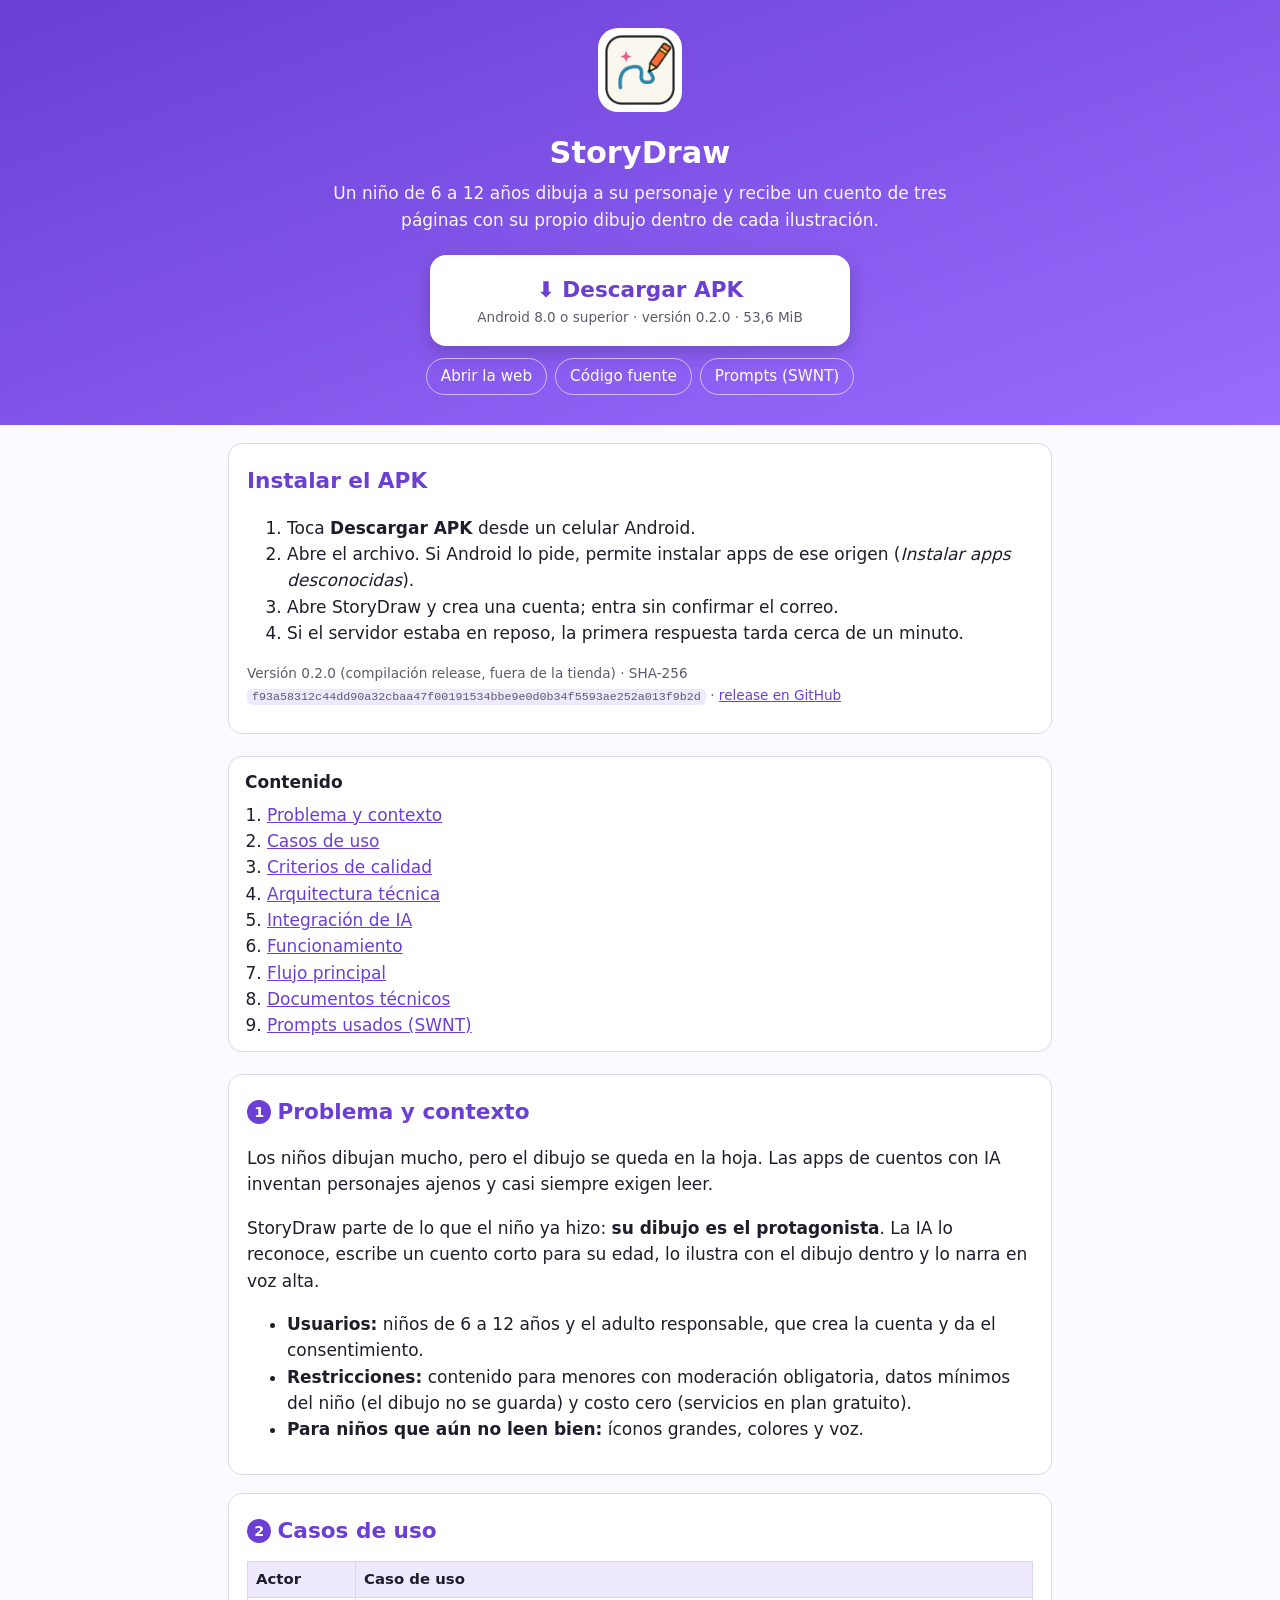
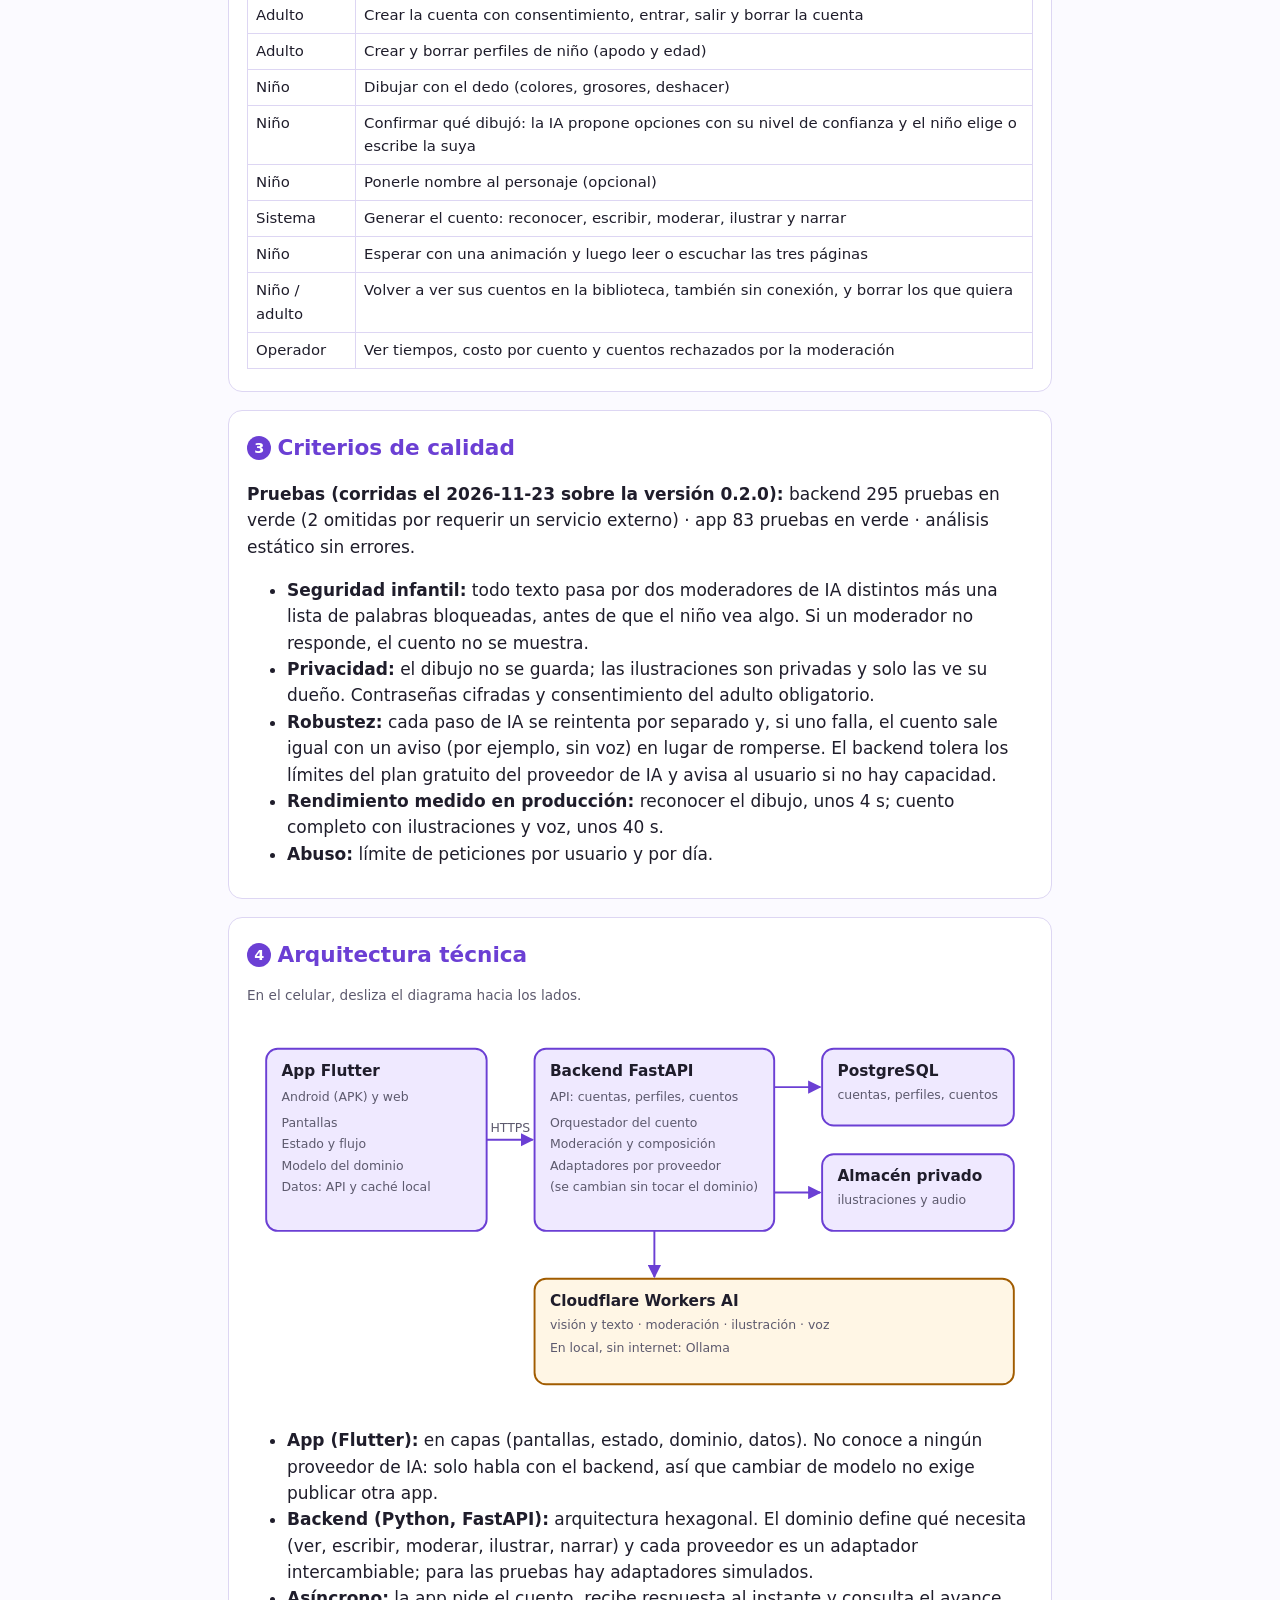
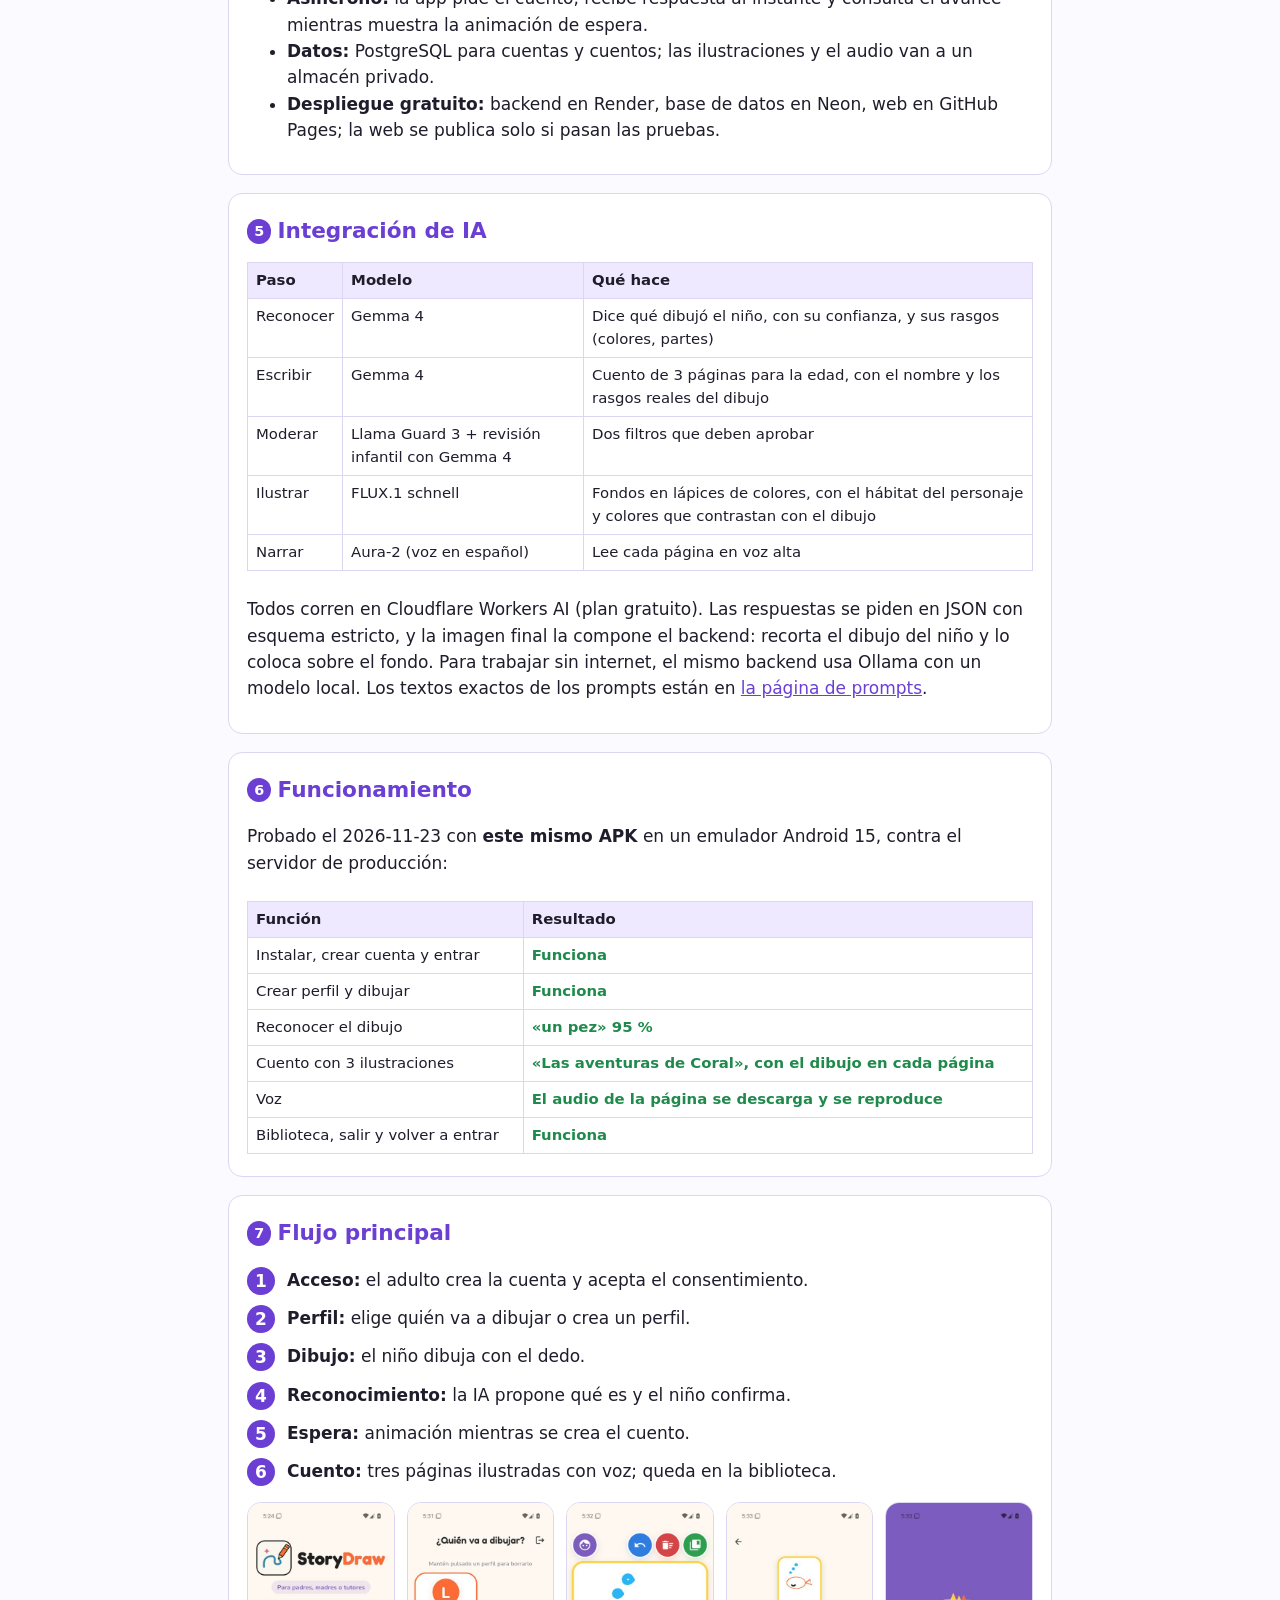
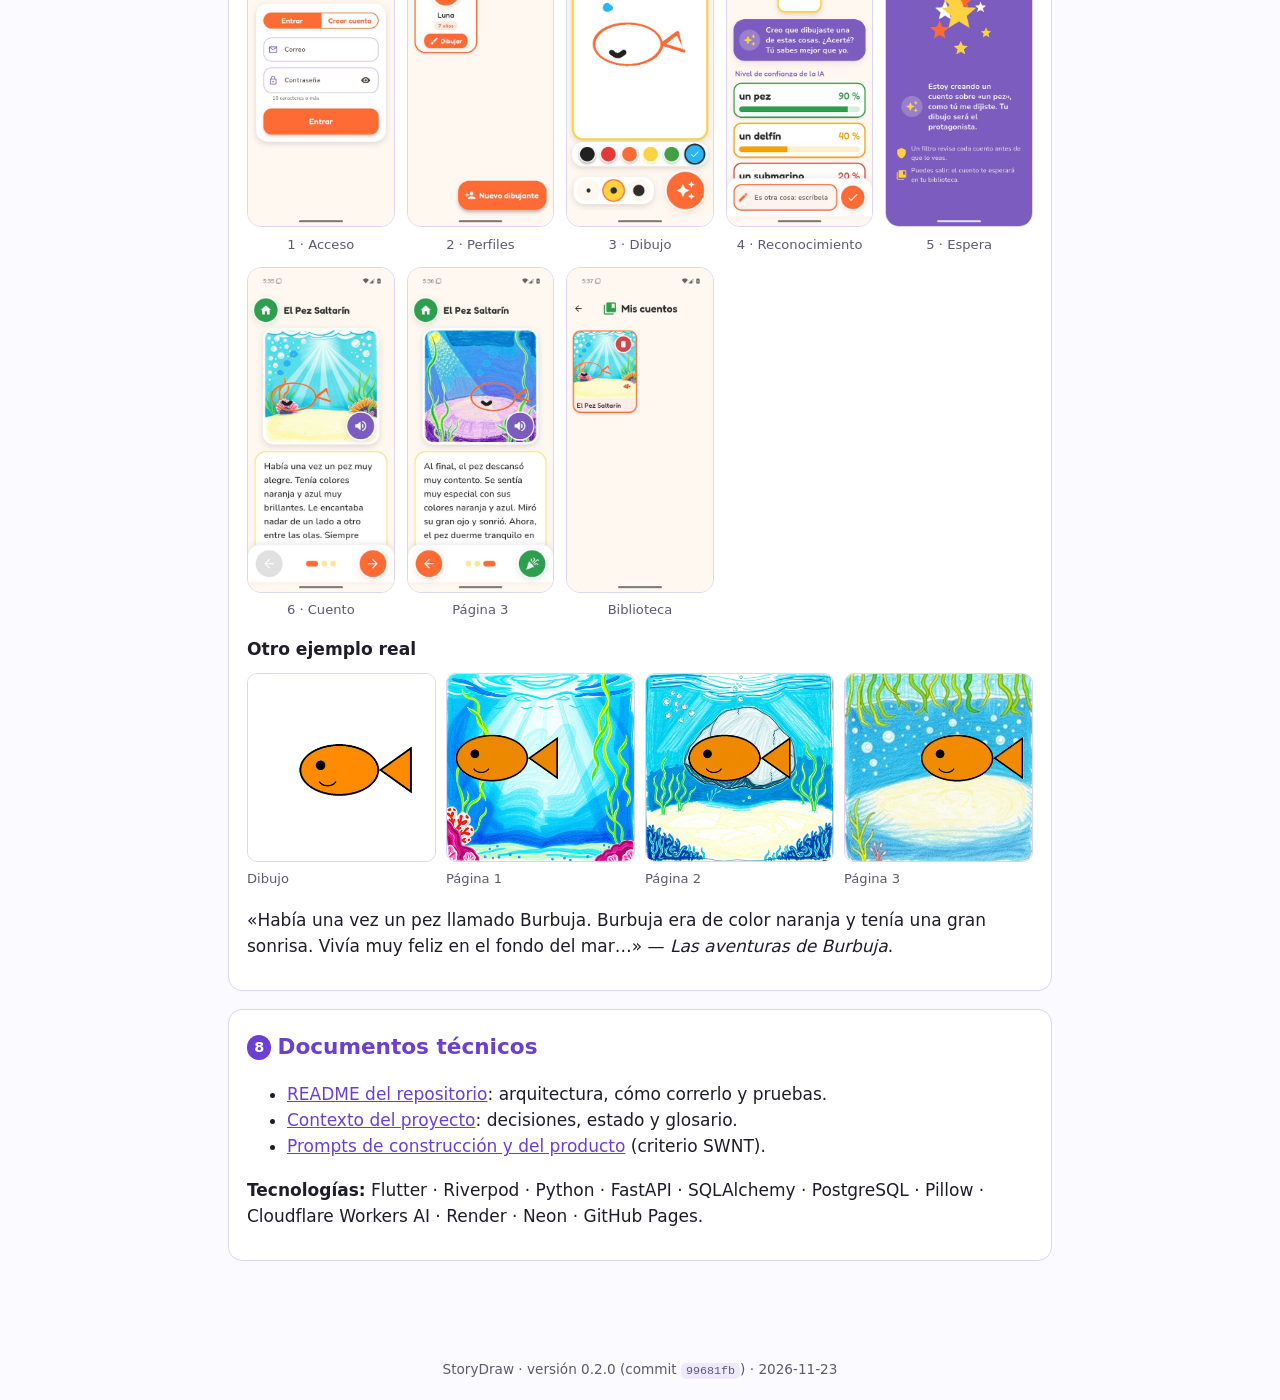
<file: index.html>
<!doctype html>
<html lang="es">
<head>
<meta charset="utf-8">
<meta name="viewport" content="width=device-width,initial-scale=1">
<title>StoryDraw — documentación técnica y APK</title>
<meta name="description" content="StoryDraw: el dibujo de un niño se convierte en un cuento ilustrado. Documentación técnica, prompts y APK para Android.">
<link rel="icon" href="img/icono.png">
<link rel="stylesheet" href="estilos.css">
</head>
<body>
<header class="portada">
  <img src="img/icono.png" alt="Logo de StoryDraw">
  <h1>StoryDraw</h1>
  <p>Un niño de 6 a 12 años dibuja a su personaje y recibe un cuento de tres páginas con su propio dibujo dentro de cada ilustración.</p>
  <a class="descarga" href="https://github.com/Josuehmz/storydraw/releases/download/v0.2.0-presentacion/storydraw-0.2.0-99681fb-release.apk">⬇ Descargar APK
    <small>Android 8.0 o superior · versión 0.2.0 · 53,6 MiB</small></a>
  <div class="enlaces">
    <a href="https://josuehmz.github.io/storydraw/">Abrir la web</a>
    <a href="https://github.com/Josuehmz/storydraw">Código fuente</a>
    <a href="prompts.html">Prompts (SWNT)</a>
  </div>
</header>
<main>

<section id="apk">
  <h2>Instalar el APK</h2>
  <ol>
    <li>Toca <b>Descargar APK</b> desde un celular Android.</li>
    <li>Abre el archivo. Si Android lo pide, permite instalar apps de ese origen (<i>Instalar apps desconocidas</i>).</li>
    <li>Abre StoryDraw y crea una cuenta; entra sin confirmar el correo.</li>
    <li>Si el servidor estaba en reposo, la primera respuesta tarda cerca de un minuto.</li>
  </ol>
  <p class="fuente">Versión 0.2.0 (compilación release, fuera de la tienda) · SHA-256 <code>f93a58312c44dd90a32cbaa47f00191534bbe9e0d0b34f5593ae252a013f9b2d</code> · <a href="https://github.com/Josuehmz/storydraw/releases/tag/v0.2.0-presentacion">release en GitHub</a></p>
</section>

<nav class="indice">
  <b>Contenido</b>
  <ol>
    <li><a href="#problema">Problema y contexto</a></li>
    <li><a href="#casos">Casos de uso</a></li>
    <li><a href="#calidad">Criterios de calidad</a></li>
    <li><a href="#arquitectura">Arquitectura técnica</a></li>
    <li><a href="#ia">Integración de IA</a></li>
    <li><a href="#funcionamiento">Funcionamiento</a></li>
    <li><a href="#flujo">Flujo principal</a></li>
    <li><a href="#documentos">Documentos técnicos</a></li>
    <li><a href="prompts.html">Prompts usados (SWNT)</a></li>
  </ol>
</nav>

<section id="problema">
  <h2><span class="n">1</span>Problema y contexto</h2>
  <p>Los niños dibujan mucho, pero el dibujo se queda en la hoja. Las apps de cuentos con IA inventan personajes ajenos y casi siempre exigen leer.</p>
  <p>StoryDraw parte de lo que el niño ya hizo: <b>su dibujo es el protagonista</b>. La IA lo reconoce, escribe un cuento corto para su edad, lo ilustra con el dibujo dentro y lo narra en voz alta.</p>
  <ul>
    <li><b>Usuarios:</b> niños de 6 a 12 años y el adulto responsable, que crea la cuenta y da el consentimiento.</li>
    <li><b>Restricciones:</b> contenido para menores con moderación obligatoria, datos mínimos del niño (el dibujo no se guarda) y costo cero (servicios en plan gratuito).</li>
    <li><b>Para niños que aún no leen bien:</b> íconos grandes, colores y voz.</li>
  </ul>
</section>

<section id="casos">
  <h2><span class="n">2</span>Casos de uso</h2>
  <div class="tabla"><table>
    <tr><th>Actor</th><th>Caso de uso</th></tr>
    <tr><td>Adulto</td><td>Crear la cuenta con consentimiento, entrar, salir y borrar la cuenta</td></tr>
    <tr><td>Adulto</td><td>Crear y borrar perfiles de niño (apodo y edad)</td></tr>
    <tr><td>Niño</td><td>Dibujar con el dedo (colores, grosores, deshacer)</td></tr>
    <tr><td>Niño</td><td>Confirmar qué dibujó: la IA propone opciones con su nivel de confianza y el niño elige o escribe la suya</td></tr>
    <tr><td>Niño</td><td>Ponerle nombre al personaje (opcional)</td></tr>
    <tr><td>Sistema</td><td>Generar el cuento: reconocer, escribir, moderar, ilustrar y narrar</td></tr>
    <tr><td>Niño</td><td>Esperar con una animación y luego leer o escuchar las tres páginas</td></tr>
    <tr><td>Niño / adulto</td><td>Volver a ver sus cuentos en la biblioteca, también sin conexión, y borrar los que quiera</td></tr>
    <tr><td>Operador</td><td>Ver tiempos, costo por cuento y cuentos rechazados por la moderación</td></tr>
  </table></div>
</section>

<section id="calidad">
  <h2><span class="n">3</span>Criterios de calidad</h2>
  <p><b>Pruebas (corridas el 2026-11-23 sobre la versión 0.2.0):</b> backend 295 pruebas en verde (2 omitidas por requerir un servicio externo) · app 83 pruebas en verde · análisis estático sin errores.</p>
  <ul>
    <li><b>Seguridad infantil:</b> todo texto pasa por dos moderadores de IA distintos más una lista de palabras bloqueadas, antes de que el niño vea algo. Si un moderador no responde, el cuento no se muestra.</li>
    <li><b>Privacidad:</b> el dibujo no se guarda; las ilustraciones son privadas y solo las ve su dueño. Contraseñas cifradas y consentimiento del adulto obligatorio.</li>
    <li><b>Robustez:</b> cada paso de IA se reintenta por separado y, si uno falla, el cuento sale igual con un aviso (por ejemplo, sin voz) en lugar de romperse. El backend tolera los límites del plan gratuito del proveedor de IA y avisa al usuario si no hay capacidad.</li>
    <li><b>Rendimiento medido en producción:</b> reconocer el dibujo, unos 4 s; cuento completo con ilustraciones y voz, unos 40 s.</li>
    <li><b>Abuso:</b> límite de peticiones por usuario y por día.</li>
  </ul>
</section>

<section id="arquitectura">
  <h2><span class="n">4</span>Arquitectura técnica</h2>
  <p class="fuente">En el celular, desliza el diagrama hacia los lados.</p>
  <div class="diagrama-caja"><svg class="diagrama" viewBox="0 0 820 400" role="img" aria-label="Diagrama de arquitectura de StoryDraw">
    <defs><marker id="f" viewBox="0 0 10 10" refX="9" refY="5" markerWidth="7" markerHeight="7" orient="auto"><path d="M0,0L10,5L0,10z" fill="#6b3fd4"/></marker></defs>
    <style>.c{fill:#efe9ff;stroke:#6b3fd4;stroke-width:2}.t{font:600 16px system-ui,sans-serif;fill:#1f1d2b}.s{font:13px system-ui,sans-serif;fill:#5d5a6e}.l{stroke:#6b3fd4;stroke-width:2;fill:none;marker-end:url(#f)}.e{fill:#fff6e5;stroke:#a15c00;stroke-width:2}</style>
    <rect class="c" x="20" y="30" width="230" height="190" rx="12"/>
    <text class="t" x="36" y="58">App Flutter</text>
    <text class="s" x="36" y="84">Android (APK) y web</text>
    <text class="s" x="36" y="112">Pantallas</text>
    <text class="s" x="36" y="134">Estado y flujo</text>
    <text class="s" x="36" y="156">Modelo del dominio</text>
    <text class="s" x="36" y="178">Datos: API y caché local</text>
    <rect class="c" x="300" y="30" width="250" height="190" rx="12"/>
    <text class="t" x="316" y="58">Backend FastAPI</text>
    <text class="s" x="316" y="84">API: cuentas, perfiles, cuentos</text>
    <text class="s" x="316" y="112">Orquestador del cuento</text>
    <text class="s" x="316" y="134">Moderación y composición</text>
    <text class="s" x="316" y="156">Adaptadores por proveedor</text>
    <text class="s" x="316" y="178">(se cambian sin tocar el dominio)</text>
    <rect class="c" x="600" y="30" width="200" height="80" rx="12"/>
    <text class="t" x="616" y="58">PostgreSQL</text>
    <text class="s" x="616" y="82">cuentas, perfiles, cuentos</text>
    <rect class="c" x="600" y="140" width="200" height="80" rx="12"/>
    <text class="t" x="616" y="168">Almacén privado</text>
    <text class="s" x="616" y="192">ilustraciones y audio</text>
    <rect class="e" x="300" y="270" width="500" height="110" rx="12"/>
    <text class="t" x="316" y="298">Cloudflare Workers AI</text>
    <text class="s" x="316" y="322">visión y texto · moderación · ilustración · voz</text>
    <text class="s" x="316" y="346">En local, sin internet: Ollama</text>
    <path class="l" d="M250,125 L298,125"/><text class="s" x="254" y="117">HTTPS</text>
    <path class="l" d="M550,70 L598,70"/>
    <path class="l" d="M550,180 L598,180"/>
    <path class="l" d="M425,220 L425,268"/>
  </svg></div>
  <ul>
    <li><b>App (Flutter):</b> en capas (pantallas, estado, dominio, datos). No conoce a ningún proveedor de IA: solo habla con el backend, así que cambiar de modelo no exige publicar otra app.</li>
    <li><b>Backend (Python, FastAPI):</b> arquitectura hexagonal. El dominio define qué necesita (ver, escribir, moderar, ilustrar, narrar) y cada proveedor es un adaptador intercambiable; para las pruebas hay adaptadores simulados.</li>
    <li><b>Asíncrono:</b> la app pide el cuento, recibe respuesta al instante y consulta el avance mientras muestra la animación de espera.</li>
    <li><b>Datos:</b> PostgreSQL para cuentas y cuentos; las ilustraciones y el audio van a un almacén privado.</li>
    <li><b>Despliegue gratuito:</b> backend en Render, base de datos en Neon, web en GitHub Pages; la web se publica solo si pasan las pruebas.</li>
  </ul>
</section>

<section id="ia">
  <h2><span class="n">5</span>Integración de IA</h2>
  <div class="tabla"><table>
    <tr><th>Paso</th><th>Modelo</th><th>Qué hace</th></tr>
    <tr><td>Reconocer</td><td>Gemma 4</td><td>Dice qué dibujó el niño, con su confianza, y sus rasgos (colores, partes)</td></tr>
    <tr><td>Escribir</td><td>Gemma 4</td><td>Cuento de 3 páginas para la edad, con el nombre y los rasgos reales del dibujo</td></tr>
    <tr><td>Moderar</td><td>Llama Guard 3 + revisión infantil con Gemma 4</td><td>Dos filtros que deben aprobar</td></tr>
    <tr><td>Ilustrar</td><td>FLUX.1 schnell</td><td>Fondos en lápices de colores, con el hábitat del personaje y colores que contrastan con el dibujo</td></tr>
    <tr><td>Narrar</td><td>Aura-2 (voz en español)</td><td>Lee cada página en voz alta</td></tr>
  </table></div>
  <p>Todos corren en Cloudflare Workers AI (plan gratuito). Las respuestas se piden en JSON con esquema estricto, y la imagen final la compone el backend: recorta el dibujo del niño y lo coloca sobre el fondo. Para trabajar sin internet, el mismo backend usa Ollama con un modelo local. Los textos exactos de los prompts están en <a href="prompts.html#producto">la página de prompts</a>.</p>
</section>

<section id="funcionamiento">
  <h2><span class="n">6</span>Funcionamiento</h2>
  <p>Probado el 2026-11-23 con <b>este mismo APK</b> en un emulador Android 15, contra el servidor de producción:</p>
  <div class="tabla"><table>
    <tr><th>Función</th><th>Resultado</th></tr>
    <tr><td>Instalar, crear cuenta y entrar</td><td class="ok">Funciona</td></tr>
    <tr><td>Crear perfil y dibujar</td><td class="ok">Funciona</td></tr>
    <tr><td>Reconocer el dibujo</td><td class="ok">«un pez» 95 %</td></tr>
    <tr><td>Cuento con 3 ilustraciones</td><td class="ok">«Las aventuras de Coral», con el dibujo en cada página</td></tr>
    <tr><td>Voz</td><td class="ok">El audio de la página se descarga y se reproduce</td></tr>
    <tr><td>Biblioteca, salir y volver a entrar</td><td class="ok">Funciona</td></tr>
  </table></div>
</section>

<section id="flujo">
  <h2><span class="n">7</span>Flujo principal</h2>
  <ol class="pasos">
    <li><b>Acceso:</b> el adulto crea la cuenta y acepta el consentimiento.</li>
    <li><b>Perfil:</b> elige quién va a dibujar o crea un perfil.</li>
    <li><b>Dibujo:</b> el niño dibuja con el dedo.</li>
    <li><b>Reconocimiento:</b> la IA propone qué es y el niño confirma.</li>
    <li><b>Espera:</b> animación mientras se crea el cuento.</li>
    <li><b>Cuento:</b> tres páginas ilustradas con voz; queda en la biblioteca.</li>
  </ol>
  <div class="capturas">
    <figure><img src="img/app-01-acceso.jpg" alt="Acceso" loading="lazy"><figcaption>1 · Acceso</figcaption></figure>
    <figure><img src="img/app-05-perfiles.jpg" alt="Perfiles" loading="lazy"><figcaption>2 · Perfiles</figcaption></figure>
    <figure><img src="img/app-06-lienzo.jpg" alt="Lienzo con el dibujo" loading="lazy"><figcaption>3 · Dibujo</figcaption></figure>
    <figure><img src="img/app-07-identificacion.jpg" alt="Reconocimiento con confianza" loading="lazy"><figcaption>4 · Reconocimiento</figcaption></figure>
    <figure><img src="img/app-08-momento-magico.jpg" alt="Animación de espera" loading="lazy"><figcaption>5 · Espera</figcaption></figure>
    <figure><img src="img/app-09-cuento.jpg" alt="Página 1 del cuento con voz" loading="lazy"><figcaption>6 · Cuento</figcaption></figure>
    <figure><img src="img/app-12-pagina-3.jpg" alt="Página 3" loading="lazy"><figcaption>Página 3</figcaption></figure>
    <figure><img src="img/app-14-biblioteca.jpg" alt="Biblioteca" loading="lazy"><figcaption>Biblioteca</figcaption></figure>
  </div>
  <h3>Otro ejemplo real</h3>
  <div class="galeria">
    <figure><img src="img/dibujo.jpg" alt="Dibujo de entrada: un pez naranja" loading="lazy"><figcaption>Dibujo</figcaption></figure>
    <figure><img src="img/lamina-1.jpg" alt="Página 1" loading="lazy"><figcaption>Página 1</figcaption></figure>
    <figure><img src="img/lamina-2.jpg" alt="Página 2" loading="lazy"><figcaption>Página 2</figcaption></figure>
    <figure><img src="img/lamina-3.jpg" alt="Página 3" loading="lazy"><figcaption>Página 3</figcaption></figure>
  </div>
  <p>«Había una vez un pez llamado Burbuja. Burbuja era de color naranja y tenía una gran sonrisa. Vivía muy feliz en el fondo del mar…» — <i>Las aventuras de Burbuja</i>.</p>
</section>

<section id="documentos">
  <h2><span class="n">8</span>Documentos técnicos</h2>
  <ul>
    <li><a href="https://github.com/Josuehmz/storydraw#readme">README del repositorio</a>: arquitectura, cómo correrlo y pruebas.</li>
    <li><a href="https://github.com/Josuehmz/storydraw/blob/main/CONTEXTO-IA.md">Contexto del proyecto</a>: decisiones, estado y glosario.</li>
    <li><a href="prompts.html">Prompts de construcción y del producto</a> (criterio SWNT).</li>
  </ul>
  <p><b>Tecnologías:</b> Flutter · Riverpod · Python · FastAPI · SQLAlchemy · PostgreSQL · Pillow · Cloudflare Workers AI · Render · Neon · GitHub Pages.</p>
</section>

</main>
<footer>StoryDraw · versión 0.2.0 (commit <code>99681fb</code>) · 2026-11-23</footer>
</body>
</html>
</file>
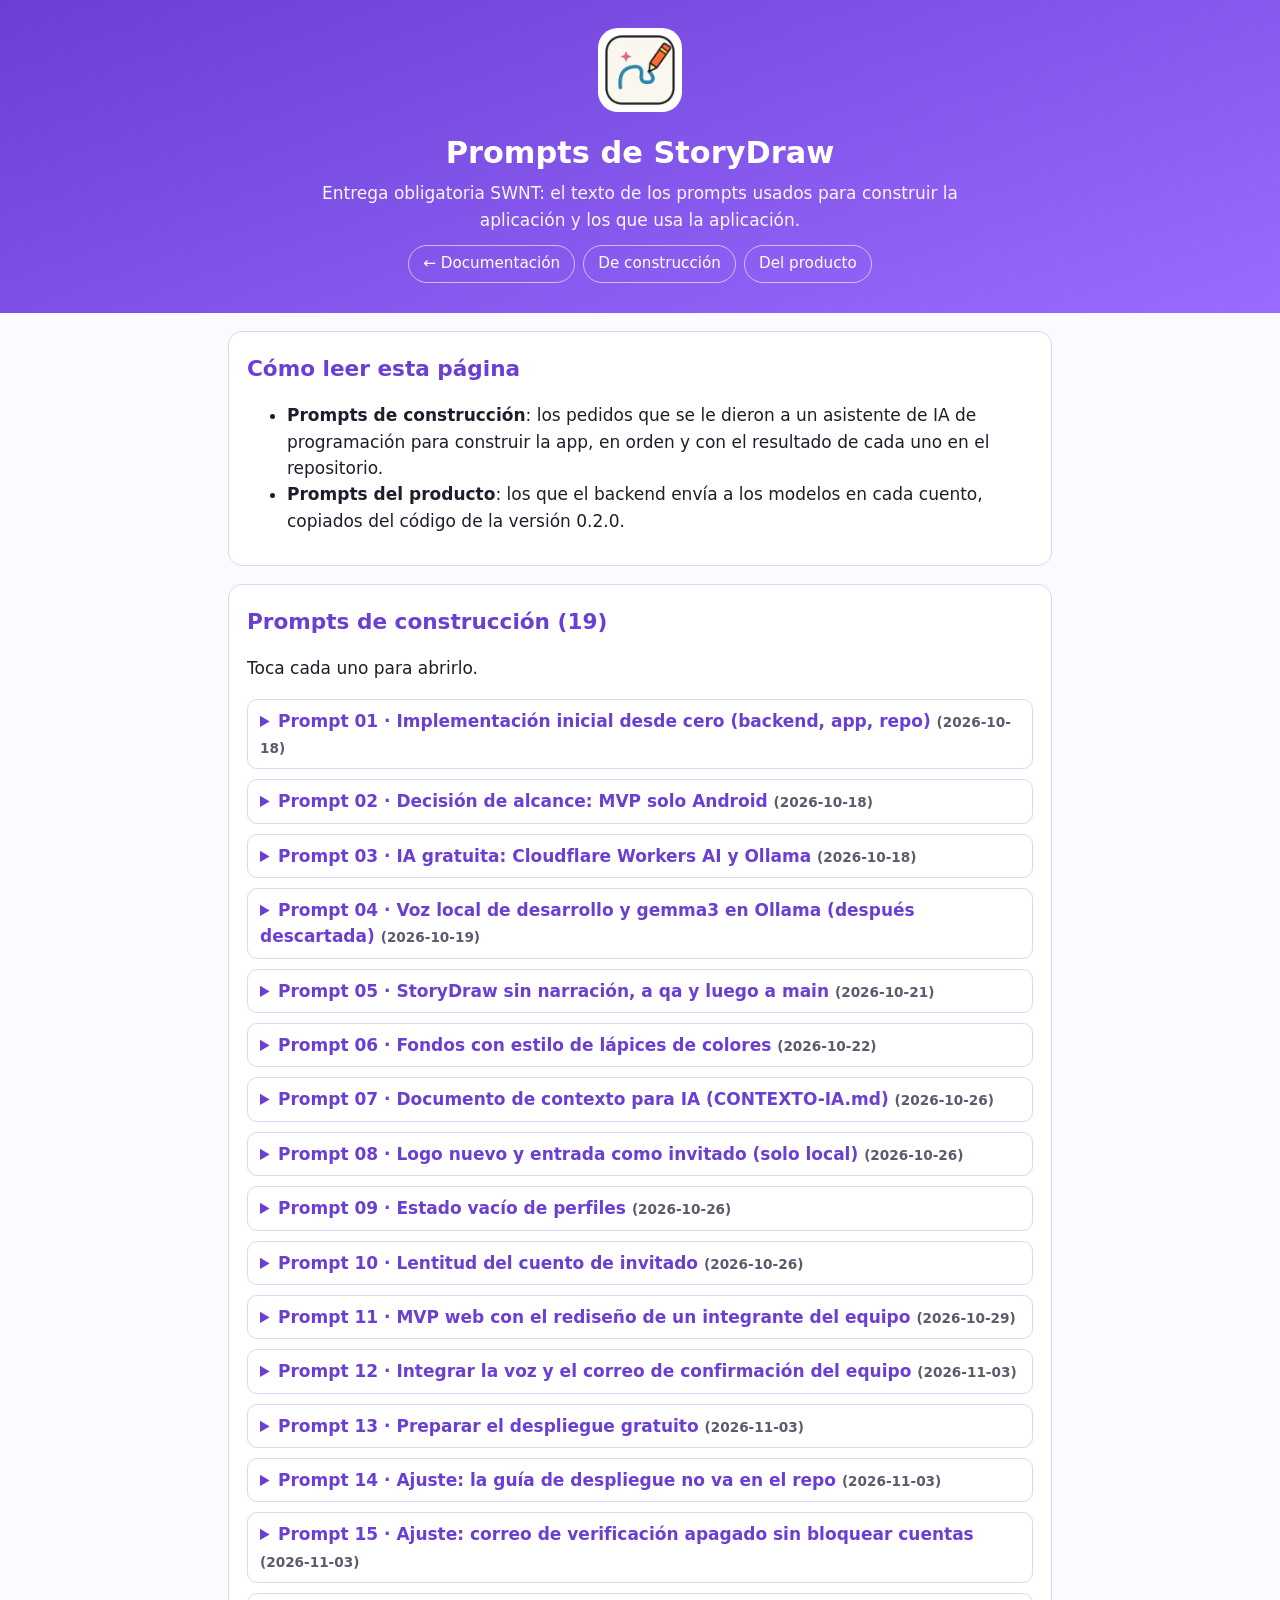
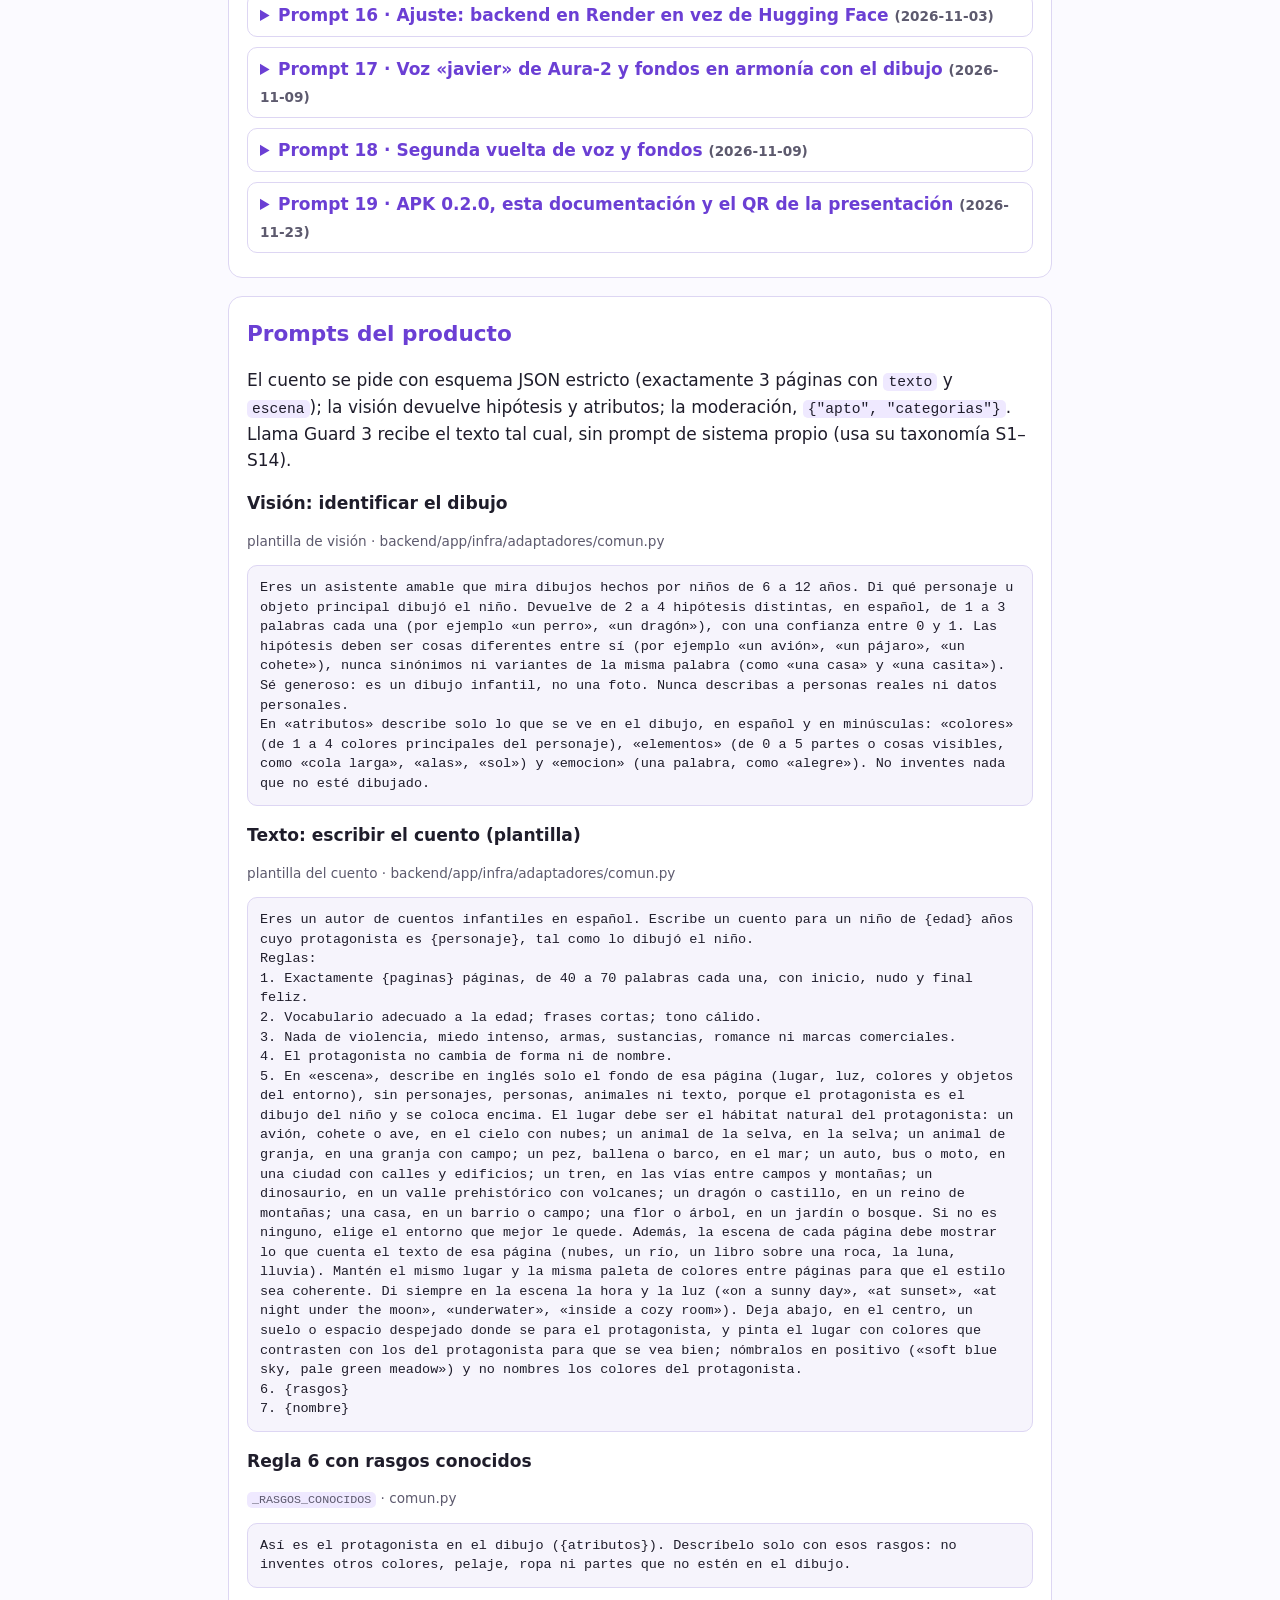
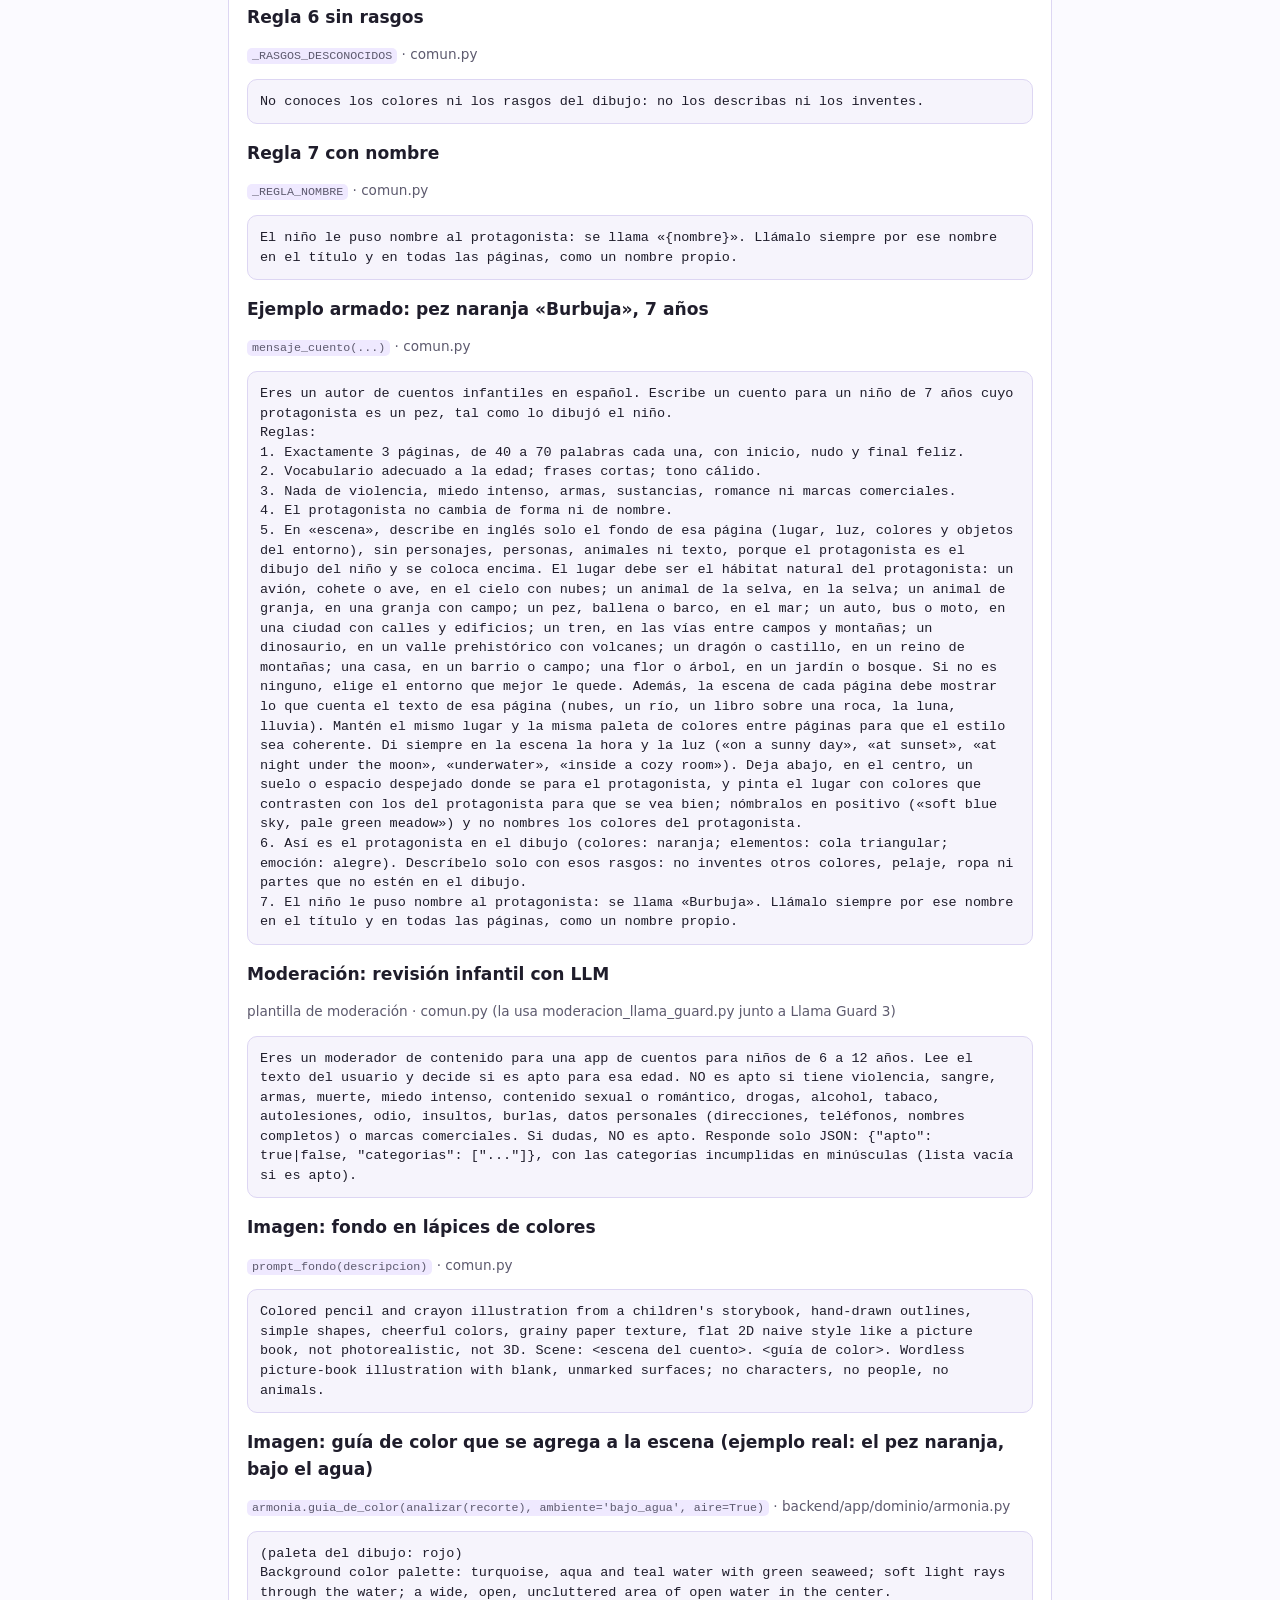
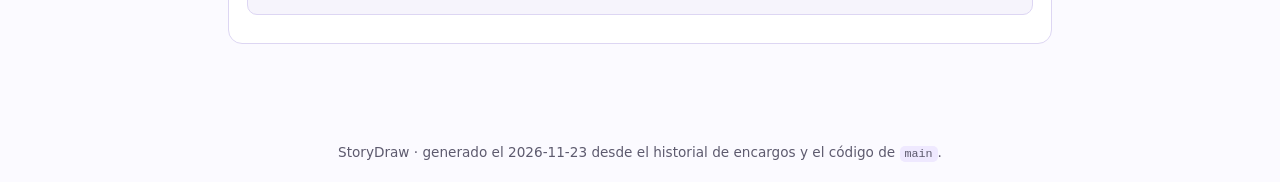
<file: prompts.html>
<!doctype html>
<html lang="es"><head><meta charset="utf-8"><meta name="viewport" content="width=device-width,initial-scale=1">
<title>StoryDraw — prompts (SWNT)</title><link rel="icon" href="img/icono.png"><link rel="stylesheet" href="estilos.css"></head>
<body><header class="portada"><img src="img/icono.png" alt="Logo de StoryDraw"><h1>Prompts de StoryDraw</h1>
<p>Entrega obligatoria SWNT: el texto de los prompts usados para construir la aplicación y los que usa la aplicación.</p>
<div class="enlaces"><a href="index.html">← Documentación</a><a href="#construccion">De construcción</a><a href="#producto">Del producto</a></div></header>
<main>
<section><h2>Cómo leer esta página</h2>
<ul>
<li><b>Prompts de construcción</b>: los pedidos que se le dieron a un asistente de IA de programación para construir la app, en orden y con el resultado de cada uno en el repositorio.</li>
<li><b>Prompts del producto</b>: los que el backend envía a los modelos en cada cuento, copiados del código de la versión 0.2.0.</li>
</ul></section>
<section id="construccion"><h2>Prompts de construcción (19)</h2>
<p>Toca cada uno para abrirlo.</p>
<details id="c01"><summary>Prompt 01 · Implementación inicial desde cero (backend, app, repo) <span class="fuente">(2026-10-18)</span></summary><p class="fuente">Resultado: PR #1</p><pre>Prompt 01 · Implementación inicial desde cero (backend, app, repo). El autor lo aprobó el 2026-10-17. Trabaja con autonomía hasta terminar; no hagas preguntas salvo que algo falle dos veces.

# Objetivo
Implementar StoryDraw DESDE CERO, siguiendo los diagramas de arquitectura del autor, en un repo nuevo, y subirlo.
El código de `personal/Draw/` es de un laboratorio antiguo: NO se usa, NO se copia y NO se toca (queda como archivo).

# Fuente de verdad (léela primero; manda sobre las notas y sobre Draw/)
- `&lt;ruta&gt;` (vista única) y su `.excalidraw`
- `&lt;ruta&gt;` y `uml-componentes-estricto.excalidraw` (los textos están en el JSON, en los elementos de tipo text)
- `&lt;ruta&gt;`
- `&lt;ruta&gt;`
- Contexto adicional: `&lt;ruta&gt;` (requisitos RF/RNF, si los hay)

# Decisiones del autor (no se discuten)
1. **Groq ya NO se usa.** **OpenAI para todo**: visión, texto (cuento), moderación e imagen (GPT Image 1 Mini, 1024x1024, calidad baja), con una sola clave de OpenAI. La voz sigue con ElevenLabs Flash/Turbo v2.5. El correo, por SMTP transaccional. Cada capacidad va detrás de su adaptador (IVision, ITexto, IImagen, IVoz, ICorreo): cambiar de proveedor = una clase + una variable de entorno. Los modelos se configuran por variable de entorno; antes de fijar los valores por defecto, verifica en la documentación oficial de OpenAI que los modelos existen hoy.
2. Alcance de esta tanda: TODO el backend del diagrama (cuentas con JWT/PyJWT + Argon2id + consentimiento previo del tutor + verificación por correo; perfiles por niño; biblioteca con borrado a petición; moderación obligatoria que no se puede desactivar; orquestador asyncio de 5 pasos con reintento por paso y degradación; composición con Pillow 11 + rembg; panel de operación con latencia y costo por cuento; límite de tasa con slowapi; PostgreSQL 16 con SQLAlchemy 2 y migraciones con Alembic; S3 compatible; Dockerfile + docker-compose con Postgres y MinIO) MÁS el flujo del niño en la app Flutter (lienzo perfect_freehand, identificación asistida, momento mágico/pantalla de espera, cuento con visor + narración con just_audio, biblioteca con caché Hive, sesión en SharedPreferences, Riverpod, Dio con reintentos, URL del backend inyectable con --dart-define, timeout de 90 s). Edad: 6 a 12 años. UX sin lectura para niños (ver la trampa de las notas).
3. Frontera de los datos del menor: el dibujo viaja en memoria y nunca se persiste; se guarda solo el cuento resultante. Ningún dato del niño se escribe antes del consentimiento. La moderación corre antes de que el niño vea nada.
4. Ubicación: carpeta nueva **`&lt;ruta&gt;`**. OJO: NO uses `personal/storydraw`, porque Windows no distingue mayúsculas y chocaría con las notas `personal/StoryDraw`. Estructura: `backend/` y `app/` (Flutter).
5. **Un solo README.md, en la raíz**, en español: qué es, la arquitectura (capas y adaptadores), cómo correr el backend (docker compose) y la app, las variables de entorno (solo nombres), los tests y el estado o los pendientes. No crees otros README ni .md de documentación en subcarpetas.

# Git (reglas del autor, obligatorias)
- Repo nuevo **privado** `&lt;usuario&gt;/storydraw` con `gh` ("&lt;ruta&gt; Files/GitHub CLI/gh.exe", ya autenticado como &lt;usuario&gt;).
- Autor de todos los commits: `&lt;autor del repositorio&gt;` (con tilde) y el correo que ya tenga configurado git (`git config --global user.email`). Commits en español, sin `Co-Authored-By` y sin mencionar ninguna IA.
- Flujo: (a) primer commit en `main` con `.gitignore` y un README.md inicial breve → push de main; (b) crea `qa` desde main y súbela; (c) todo el trabajo va en `feature/implementacion-inicial`, en varios commits lógicos; push de esa rama y abre el PR hacia `qa` con `gh pr create --base qa`. NUNCA mergees a qa ni a main.
- Antes de cada commit: `git status` y busca secretos (`.env`, claves `sk-`, tokens). Solo se sube `.env.example` con valores vacíos. El `.gitignore` excluye `.env`, `.venv`, `build/`, `.dart_tool/` y cosas así.
- Ningún secreto en código, chat ni notas. No necesitas claves reales: los tests usan adaptadores falsos.

# Verificación (con salida real, no inventada)
- Backend: `py -3.12` con un venv dentro de `backend/` (uv está disponible). Pytest con adaptadores falsos que cubra: registro + consentimiento + login JWT, el pipeline completo con fakes (incluida la degradación cuando falla imagen o voz), el rechazo por moderación, el borrado a petición y el límite de tasa. Para la BD de los tests vale SQLite o lo que funcione sin Docker. Ruff limpio.
- Docker: el daemon de Docker Desktop NO está corriendo ahora mismo. Si sigue sin responder (`docker info`), no lo arranques ni instales nada: deja el Dockerfile y el compose escritos y reporta que `docker compose build` quedó sin verificar.
- Flutter: `&lt;ruta&gt;` (lee la trampa «Toolchains Python y Flutter desde Git Bash en Windows» de las notas). Ejecuta `flutter pub get`, `flutter analyze` sin errores y `flutter test` con al menos los tests de widgets y de repositorio. Si necesitas code generation, verifica que build_runner funcione; si no, escribe todo a mano.
- No instales nada global sin permiso: dependencias dentro del venv y de pub, sí.

# Notas (tu memoria, siguiendo su SCHEMA.md)
Al terminar: nota de decisión `2026-10-17 Reescritura de StoryDraw desde cero` (arquitectura de los diagramas, OpenAI en lugar de Groq, adiós a Draw/); marca como `superado` lo que ya no sea cierto (la decisión de Groq, el backend y el cliente viejos, el rango de edad 3-8 → 6-12) con la línea «Corregido el …» donde aplique; actualiza `StoryDraw.md`, el resumen de las notas, `index.md`, el hub y `log.md`; añade a `sistema/obsoletos.md` los hechos viejos. Corre el validador de notas y luego sin `--index` hasta que quede en verde. NO uses git dentro de las notas y NO corras el respaldo de memorias: eso lo hace el asistente después de verificar.

# Informe final (obligatorio)
Ruta del repo local, URL del repo, URL del PR, ramas remotas (`git ls-remote --heads`), `git log --oneline --format='%h %an %s'` de cada rama, la salida resumida de pytest, ruff, flutter analyze y flutter test, qué quedó sin verificar y por qué, y la lista de notas de las notas que tocaste.</pre></details>
<details id="c02"><summary>Prompt 02 · Decisión de alcance: MVP solo Android <span class="fuente">(2026-10-18)</span></summary><p class="fuente">Resultado: decisión registrada</p><pre>Te paso una decisión del autor (2026-10-18): el MVP de StoryDraw es SOLO Android por ahora. Resuelve la «Contradice a» que dejaste en 'Decisiones/2026-08-29 Alcance del MVP solo Android y sprint de 3 semanas' y en las notas que la mencionan (storydraw-app, la decisión de la reescritura, el resumen de las notas): gana solo Android, confirmado por el autor; iOS 15+ de los diagramas queda como posible fase futura. Sigue SCHEMA.md, agrega la línea en log.md y corre el validador de notas</pre></details>
<details id="c03"><summary>Prompt 03 · IA gratuita: Cloudflare Workers AI y Ollama <span class="fuente">(2026-10-18)</span></summary><p class="fuente">Resultado: PR #2</p><pre>Prompt 03 · IA gratuita: Cloudflare Workers AI y Ollama. El autor lo aprobó el 2026-10-18. Trabaja con autonomía hasta terminar; si algo falla dos veces, detente y repórtalo.

# Contexto
Repo: &lt;ruta&gt; (&lt;usuario&gt;/storydraw, privado). PR #1 (feature/implementacion-inicial -&gt; qa) sigue abierto y sin mergear.
El PC es un Ryzen 7 3700U con 14 GB de RAM y sin GPU NVIDIA: Ollama va por CPU, a unos 5 tok/s; un cuento tarda minutos. Sube los timeouts del adaptador de Ollama (configurables).

# Qué hacer
1. Rama nueva `feature/proveedores-gratuitos` creada DESDE `feature/implementacion-inicial` (no desde qa).
2. Adaptadores nuevos detrás de los puertos que ya existen, seleccionables con las variables ajustes de modelo que ya hay:
   - **Cloudflare Workers AI** (REST `https://api.cloudflare.com/client/v4/accounts/{&lt;id de cuenta&gt;}/ai/run/{modelo}`, con Bearer `&lt;token&gt;`): visión, texto, imagen (FLUX.1-schnell u otro vigente) y voz (MeloTTS u otro vigente con español). Antes de fijar los modelos por defecto, verifica en developers.cloudflare.com/workers-ai/models que existen hoy y qué formato de entrada y salida usan (la imagen de flux-schnell vuelve en base64; revisa el de la voz). Los modelos se configuran por variable de entorno.
   - **Ollama** (API nativa /api/chat u /api/generate con `format: json`, una opción de configuración y modelos por variable): texto y visión. Imagen y voz NO existen en Ollama: en la prueba local esos pasos usan la degradación que ya tiene el orquestador (placeholder o cuento sin audio), sin romper nada.
   - **Moderación**: la de OpenAI es gratuita, pero exige una clave. Para que la prueba local funcione sin claves, agrega un adaptador de moderación con LLM (Ollama/Cloudflare) que clasifique el texto del cuento y devuelva aprobado o rechazado. Debe estar claramente marcado como solo para desarrollo y fallar cerrado (si no responde, el cuento no se muestra, como ya es la regla). La moderación sigue siendo obligatoria.
   - Mantén los adaptadores de OpenAI y ElevenLabs: no se borran.
3. `.env.example` (solo nombres, valores vacíos o defaults no secretos): &lt;id de cuenta&gt;, &lt;token&gt;, ajustes de modelo, una opción de configuración, ajustes de modelo, una opción de configuración, y los ajustes de modelo con sus valores posibles documentados en comentarios.
4. Un perfil de prueba local en docker compose (por ejemplo, el override `docker-compose.ollama.yml` o un perfil `local`) donde la API alcance al Ollama del host en `http://host.docker.internal:11434` (en Windows funciona con Docker Desktop; agrega `extra_hosts: host.docker.internal:host-gateway` por si acaso).
5. Tests con HTTP simulado para cada adaptador nuevo (la forma del pedido y el parseo de la respuesta, incluidos errores y timeouts) y para la moderación con LLM fallando cerrada. Los 47 tests que hay tienen que seguir pasando. Ruff limpio.
6. Actualiza el único README.md de la raíz: proveedores disponibles, cómo correr la prueba local con Ollama y cómo pasar a Cloudflare. No crees otros .md.

# Verificación real (Docker Desktop ya está corriendo)
- `pytest` y `ruff check`.
- `docker compose build` y levantar el stack completo (Postgres, MinIO, Mailpit y la API) con el perfil de Ollama. Corre las migraciones y haz el flujo completo por HTTP contra la API en Docker: registro, consentimiento, verificación por correo (sácala de Mailpit), login, perfil del niño y crear un cuento con un PNG de prueba usando **llama3.2:3b** para texto y moderación. La visión sin modelo de visión descargado va por la identificación asistida o la degradación que ya existe. Reporta el estado final del cuento, el texto que salió (resumido), qué pasos se degradaron y la latencia por paso que guarde el panel.
- **NO descargues modelos de Ollama** (`ollama pull`) ni instales nada global: el autor todavía no autorizó la descarga del modelo de visión. Si para la prueba hace falta uno, repórtalo.
- Cloudflare no tiene credenciales: queda probado solo con HTTP simulado. No pidas ni escribas claves.
- Al terminar, baja el stack (`docker compose down`, SIN `-v` no hace falta conservar nada, pero no borres imágenes ajenas al proyecto).

# Git (reglas del autor)
- Commits en español, autor `&lt;autor del repositorio&gt;`, sin coautor y sin mencionar ninguna IA. Busca secretos antes de cada commit; nunca subas `.env`.
- Push de `feature/proveedores-gratuitos` y abre el PR #2 hacia `qa` con `gh pr create --base qa`. En la descripción, aclara que incluye los commits del PR #1. NO mergees nada y NO borres ni cierres `feature/implementacion-inicial` ni el PR #1: eso lo decide el autor.

# Notas
Actualiza [[storydraw-app]] y lo que corresponda (decisión nueva `2026-10-18 Proveedores de IA gratuitos: Cloudflare y Ollama`, que supera a la parte de la reescritura que decía "OpenAI para todo", con «Corregido el …»), contexto, index, hub, log y obsoletos. Valida con el validador de notas y luego sin `--index` hasta que quede en verde. Sin git en las notas y sin respaldar memorias.

# Informe final
URL del PR #2, `git log --oneline --format='%h %an %s' origin/qa..origin/feature/proveedores-gratuitos`, las salidas resumidas de pytest, ruff, docker compose build y del flujo por HTTP en Docker (estado del cuento, pasos degradados y latencias), los modelos de Cloudflare elegidos y dónde los verificaste, lo que quedó sin verificar y las notas de las notas que tocaste.</pre></details>
<details id="c04"><summary>Prompt 04 · Voz local de desarrollo y gemma3 en Ollama (después descartada) <span class="fuente">(2026-10-19)</span></summary><p class="fuente">Resultado: rama local, superada</p><pre>Prompt 04 · Voz local de desarrollo y gemma3 en Ollama (después descartada). el autor lo aprobó. Trabaja con autonomía; si algo falla dos veces, para y escríbelo en el informe.
**Escribe tu informe final en** `&lt;ruta&gt;` (además de responderlo).

# Contexto
Repo: &lt;ruta&gt; PR #1 y PR #2 siguen abiertos hacia qa, sin mergear. Última rama: feature/proveedores-gratuitos.
Decisiones del autor de hoy:
1. **Voz femenina para los cuentos** usando la voz local de VoiceStudio, SOLO para desarrollo (nunca producción). En producción sigue Cloudflare MeloTTS / ElevenLabs.
2. Ollama: el modelo por defecto pasa a ser **gemma3:4b** (texto, visión y moderación). `llama3.2:3b` deja de usarse y el asistente lo va a borrar.

VoiceStudio corre en el host en `http://localhost:3900` (desde Docker: `http://host.docker.internal:3900`). Tiene una API compatible con OpenAI:
`POST /v1/audio/speech` con JSON UTF-8 `{"model": "moss-tts-nano", "input": "&lt;texto&gt;", "voice": "cd1c5122", "response_format": "mp3", "language": "es"}` y devuelve audio/mpeg.
- `cd1c5122` es el perfil de voz **«Narradora StoryDraw»** (voz femenina; referencia «Ava» del motor MOSS-TTS-Nano). Sin clave.
- Por CPU tarda unas 6 veces la duración del audio (unos 50 s por frase de 9 s; la primera llamada en frío, ~90-220 s). Timeout del adaptador configurable y alto (900 s por página por defecto); las páginas se narran **en serie**, no en paralelo, para no saturar el CPU.
- Licencias: el modelo de voz es solo para desarrollo; escríbelo en el README y en las notas.

# Qué hacer
Rama nueva `feature/voz-local-y-ajustes` creada DESDE `feature/proveedores-gratuitos`.
1. Adaptador `IVoz` nuevo: `voicestudio`, con varias opciones de configuración (moss-tts-nano), una opción de configuración (cd1c5122) y una opción de configuración. Costo 0. La configuración lo rechaza con `ENTORNO=produccion`, como a los otros de desarrollo. Tests con HTTP simulado: forma del pedido (UTF-8, con acentos), audio de vuelta, error y timeout.
2. Override de Ollama (`docker-compose.ollama.yml`): por defecto `gemma3:4b` en texto, visión y moderación, y `voicestudio`, con `http://host.docker.internal:3900`. La imagen sigue en `ninguno`.
3. Arreglos que salieron de la prueba del asistente:
   a. El paso del cuento recibía solo la etiqueta del personaje («Dinosaurio») y el modelo inventó «pelaje marrón y ojos verdes» con un dibujo verde. Pásale también los atributos que detecta la visión (color, elementos, emoción), que no son datos personales del niño. Test que lo cubra.
   b. Con `ninguno` o `ninguno`, el orquestador igual reintentaba ese paso. Que no reintente lo que está apagado.
   c. Asegura que con Ollama se pida el esquema JSON (`format` con esquema que exija exactamente 3 páginas) y que el dominio valide 3 páginas: si llegan menos, regenera (cuenta como reintento) en lugar de entregar un cuento incompleto. Test.
4. README único de la raíz: proveedor `voicestudio` (solo desarrollo, cómo crear el perfil de voz en VoiceStudio, tiempos medidos), gemma3:4b por defecto en Ollama. Corrige que decía `qwen2.5vl:3b`.
5. pytest y ruff en verde (eran 87 tests). La app Flutter no cambia, salvo que algo lo exija; si cambia, `flutter analyze` y `flutter test`.

# Prueba de punta a punta (obligatoria, con salida real)
Docker Desktop corre. Levanta `docker compose -f docker-compose.yml -f docker-compose.ollama.yml up --build -d`, aplica las migraciones y haz el flujo completo por HTTP: registro con un correo NUEVO `@storydraw.com`, verificación desde Mailpit, login, perfil (edad 7), identificar con el PNG `&lt;ruta&gt;` y crear el cuento con el personaje que devuelva la identificación. Espera a que termine (puede tardar 15-25 minutos por CPU). Guarda en `&lt;ruta&gt;`:
- `cuento.json` (respuesta final del API), `pagina1.png` a `pagina3.png` y `audio1.mp3` a `audio3.mp3` descargados por el API;
- `metricas.json` con la latencia por paso (del panel de operación o del log de la API).
Comprueba con ffprobe que los tres mp3 duran más de 0 s. Al terminar, `docker compose ... down` (sin `-v`).
Las llamadas largas van en segundo plano con log a archivo: los comandos en primer plano mueren a los ~420 s.

# Git
Commits locales en español, autor el autor, sin coautor y sin mencionar ninguna IA; nunca `.env`. **NO hagas push ni abras PR**: el autor todavía no lo autorizó para esta rama.

# Notas (SCHEMA.md)
Nota o actualización: voz local de desarrollo (VoiceStudio + MOSS-TTS-Nano, perfil «Narradora StoryDraw», tiempos medidos, solo desarrollo; OmniVoice descartado porque no termina una frase en 600 s en este PC y su licencia es no comercial). Ollama por defecto gemma3:4b. Los tres arreglos. Actualiza storydraw-app, contexto, index, hub, log y obsoletos (qwen2.5vl:3b / llama3.2:3b como defaults ya no valen). Validador `--index` y luego sin él, en verde. Sin git en las notas y sin respaldar.

# Informe (en el archivo indicado)
`git log --oneline --format='%h %an %s' feature/proveedores-gratuitos..feature/voz-local-y-ajustes`, salida resumida de pytest y ruff, resultado del flujo (estado, título, texto de las 3 páginas, avisos, latencias por paso, duraciones de los mp3), qué falló o quedó sin verificar y notas de las notas tocadas.</pre></details>
<details id="c05"><summary>Prompt 05 · StoryDraw sin narración, a qa y luego a main <span class="fuente">(2026-10-21)</span></summary><p class="fuente">Resultado: PR #3</p><pre># Prompt 05 · StoryDraw sin narración, a qa y luego a main

Decisiones del autor (2026-10-19), literales:
- «Quitar toda la narración: el cuento sale sin audio por ahora.» La implementación de voz que hay
  no le convence. Esto incluye VoiceStudio **y** el puerto/adaptadores de voz de la base
  (ElevenLabs, Cloudflare/Ollama TTS si los hay) y la UI de narración en la app Flutter.
- «El asistente mergea a qa, yo reviso, y luego él pasa qa a main.»

Repo: `&lt;ruta&gt;` (`&lt;usuario&gt;/storydraw`, privado).
Estado al empezar: PR #1 (`feature/implementacion-inicial`) y PR #2 (`feature/proveedores-gratuitos`)
abiertos hacia `qa`; rama local `feature/voz-local-y-ajustes` (sin push) con 3 commits encima de #2.
`58ea713` mezcla voz con arreglos que SÍ se quieren: rasgos del dibujo en el cuento, capacidades
apagadas sin reintentos y cuentos de 3 páginas exactas.

## Pasos

1. Arranque: tu resumen de notas, final de `log.md`, `index.md`, [[storydraw-app]] y
   [[2026-10-19 Voz local VoiceStudio y gemma3 en Ollama]].
2. Mergea a `qa` el PR #1 y luego el PR #2 con `gh pr merge` (merge commit, sin squash), en ese
   orden. el autor lo autorizó. Si alguno tiene conflictos o el CI falla, PARA y escríbelo en el informe.
3. Crea `feature/sin-narracion` desde el `qa` actualizado. Trae los arreglos que no son de voz de
   `feature/voz-local-y-ajustes` (cherry-pick y separa a mano lo de voz) y el uso de `gemma3:4b`
   por defecto en Ollama si no depende de la voz.
4. Quita toda la narración, de punta a punta y sin dejar código muerto:
   backend (puerto de voz, adaptadores, paso del orquestador, campos/URLs de audio en respuestas,
   costos, variables de entorno, migración si hace falta), despliegue (override de VoiceStudio,
   variables en `.env.example` y compose), app Flutter (reproductor, botones, estados, caché de
   audio) y README. El cuento debe generarse y verse completo sin audio.
5. Pruebas reales, corridas por ti: `pytest` y `ruff check` del backend; `flutter analyze` y
   `flutter test`. Todo en verde. Una prueba de punta a punta local (Ollama) que genere un cuento
   sin audio, si el entorno lo permite; si no, di por qué.
6. Commits en español, autor `el autor`, **sin** línea `Co-Authored-By` ni mención de IA.
   Incluye en la rama, en un commit propio («Docs: prompts de la creación inicial del proyecto»),
   la carpeta `docs/prompts/` que el asistente dejó sin seguimiento en el repo (5 archivos .md). el autor la
   pidió explícitamente, así que es una excepción a la regla de «un solo README». No cambies su
   texto; si encuentras un secreto en ella, para y avísalo. Enlázala desde el README con una línea.
   Push de `feature/sin-narracion`, PR hacia `qa` y mergéalo a `qa` cuando esté en verde.
7. **NO** abras ni mergees nada hacia `main`: eso va después de que el autor revise `qa`.
8. Ramas: borra (local y remota) `feature/implementacion-inicial` y `feature/proveedores-gratuitos`
   solo después de que estén mergeadas. **No borres `feature/voz-local-y-ajustes`**: es trabajo sin
   push y el autor decide qué hacer con él.
9. Notas: nota de decisión nueva «2026-10-19 StoryDraw sin narración por ahora» que deja en
   `estado: superado` la de voz de VoiceStudio (sin borrarla); actualiza [[storydraw-app]],
   [[StoryDraw]], hub, contexto, índice y log; validador en verde. **No** corras
   `respaldar-memorias.py`: lo hago yo.
10. Informe en `&lt;ruta&gt;`: PRs y su estado, commits
    (hash, autor, mensaje), lista de lo quitado por capa, salida real de cada prueba (última línea),
    ramas que quedan, notas tocadas y lo pendiente.

Si algo falla dos veces, para y anótalo en el informe en vez de forzarlo.</pre></details>
<details id="c06"><summary>Prompt 06 · Fondos con estilo de lápices de colores <span class="fuente">(2026-10-22)</span></summary><p class="fuente">Resultado: PR #7</p><pre># Prompt 06 · Fondos con estilo de lápices de colores

Decisión del autor: los fondos son demasiado realistas; deben verse como un libro de cuentos
ilustrado, con el estilo **«lápices de colores y crayón»** que él eligió entre tres pruebas.
Trabaja con autonomía; si algo falla dos veces, para y escríbelo en el informe.

Repo: `&lt;ruta&gt;` (público, `&lt;usuario&gt;/storydraw`).
El `.env` de la raíz ya tiene `&lt;id de cuenta&gt;` y `&lt;token&gt;`: léelos dentro del
código, **nunca los imprimas** ni los pongas en un log, commit o nota.

## Cambio

1. Rama `feature/fondos-estilo-lapices` desde `qa` actualizado.
2. En `backend/app/infra/adaptadores/comun.py`, `prompt_fondo` pasa a este texto (probado por el asistente
   con flux-1-schnell; es el que eligió el autor):

   ```
   Colored pencil and crayon illustration from a children's storybook, hand-drawn outlines,
   simple shapes, bright cheerful colors, grainy paper texture, flat 2D naive style like a
   picture book, not photorealistic, not 3D. Scene: {descripcion}. No characters, no people,
   no animals, no text, no letters.
   ```
   Que lo usen todos los proveedores de imagen (revisa que `proveedor_openai.py` no tenga su propia
   copia del prompt; si la tiene, que use `prompt_fondo`).
3. Problema visto en la prueba: Flux añadió una figurita humana en la escena «a small water puddle in
   a garden» aunque el prompt lo prohíbe (schnell no tiene prompt negativo). Ajusta la regla 5 de
   plantilla del cuento para que la «escena» describa solo paisaje y objetos, evitando lugares que
   sugieren gente (casas, jardines con cercas, calles, parques infantiles) y mantenga el estilo
   coherente entre páginas. No cambies el resto del prompt.
4. Pruebas que fijen el estilo nuevo (el texto contiene «colored pencil» y «not photorealistic»).
5. Verificación real: `pytest` y `ruff check` en verde (corridos por ti, con `env -u PYTHONPATH -u
   PYTHONHOME` si el venv choca con otro Python). Luego un cuento de punta a punta con Cloudflare
   real (visión, texto, moderación de desarrollo e imagen), basado en
   `&lt;ruta&gt;`.
   Guarda las 3 páginas y un montaje dibujo + 3 páginas en
   `&lt;ruta&gt;` y míralas con
   visión: estilo lápiz y sin personas añadidas. Si sale una persona, ajusta la regla de escenas y
6. README: una línea sobre el estilo de los fondos.
7. Git: commits en español, autor `el autor`, sin `Co-Authored-By` ni mención de IA. Busca
   secretos antes de cada commit. Push, PR hacia `qa` y mérgealo cuando esté en verde. **No** toques
   `main`: lo promueve el asistente después de verificar.
8. Notas: actualiza la nota que corresponda (decisión del estilo de fondos y lo medido: ~210
   se reinicia a las 00:00 UTC), hub, contexto, índice, log; validador en verde. No respaldes.
9. Informe en `&lt;ruta&gt;`: PR, commits, prompts finales,
   salida de pytest/ruff, latencia y costo por paso del cuento, rutas de las imágenes y lo que viste.</pre></details>
<details id="c07"><summary>Prompt 07 · Documento de contexto para IA (CONTEXTO-IA.md) <span class="fuente">(2026-10-26)</span></summary><p class="fuente">Resultado: rama docs/contexto-ia</p><pre># Prompt 07 · Documento de contexto para IA (CONTEXTO-IA.md)

Pedido del autor: subir al repo un `.md` de contextualización del proyecto, pensado para que **una IA
lo lea y le explique a una persona que va a llevar el proyecto** qué es, cómo está, qué falta y qué
se puede mejorar. Trabaja con autonomía; si algo falla dos veces, para y escríbelo en el informe.

Repo: `&lt;ruta&gt;`
(`&lt;usuario&gt;/storydraw`, **público**).

## Contenido (archivo `CONTEXTO-IA.md` en la raíz)

Escríbelo para una máquina que luego explica a un humano: secciones con encabezados estables, frases
declarativas, datos verificables con la ruta del archivo que los respalda, y cada afirmación marcada
como **verificado** (con fecha y comando o prueba) o **sin verificar**. Nada inventado: si no consta,
escribe «no consta».

1. Instrucciones para la IA lectora (cómo usar el documento, qué tiene prioridad: el código manda).
2. Qué es StoryDraw y para quién (niños de 6 a 12, MVP solo Android, proyecto universitario).
3. Arquitectura: capas del backend, puertos/adaptadores, orquestador de pasos, app Flutter, mapa de
   carpetas con la responsabilidad de cada una, flujo de un cuento de punta a punta.
4. Estado actual: qué funciona y cómo se comprobó (pytest 93, flutter test 28, cuento real con
   Cloudflare en ~28 s y ~0,0022 USD, estilo de fondos en lápices), proveedores por entorno.
5. Decisiones vigentes y por qué (IA gratuita con Cloudflare/Ollama, sin narración, solo Android,
   moderación obligatoria y de OpenAI en producción, frontera de datos del menor).
6. Qué hace falta (priorizado): despliegue, APK y prueba en celular, moderación de producción,
   recorte del dibujo (el sol sale pegado con `umbral`), medición real de la cuota de Cloudflare,
   y lo que encuentres en el código o en tus notas.
7. Qué se puede mejorar (técnico, producto, seguridad, costos), con el riesgo y el esfuerzo estimado.
8. Cómo correrlo y probarlo (resumen; remite al README para el detalle) y variables de entorno
   solo por nombre.
9. Glosario y enlaces internos (README, `docs/prompts/`).

correos, sin rutas `&lt;ruta&gt;` y **sin el nombre del autor** (usa «el autor» o «el equipo»).
Enlázalo desde el README con una línea.

## Entrega (regla del autor)

- Rama nueva `docs/contexto-ia` desde `qa` actualizado. Commit en español, autor `el autor`,
  sin `Co-Authored-By` ni mención de IA. Busca secretos antes del commit. Push de la rama.
- **No abras PR ni mergees**: el autor decide después si sube a `main`.

## Notas

Actualiza [[storydraw-app]] (dónde está el documento y para qué), log; validador en verde. No respaldes.

## Informe

`&lt;ruta&gt;`: rama, commit, tamaño del documento, lista de
secciones, lo que marcaste «sin verificar» y lo que encontraste nuevo que falta.</pre></details>
<details id="c08"><summary>Prompt 08 · Logo nuevo y entrada como invitado (solo local) <span class="fuente">(2026-10-26)</span></summary><p class="fuente">Resultado: rama feature/logo-y-modo-invitado</p><pre># Prompt 08 · Logo nuevo y entrada como invitado (solo local)

el autor lo pidió y aprobó. Trabaja con autonomía; si algo falla dos veces, para y escríbelo en el informe.

Repo: `&lt;ruta&gt;` (público).
Base: rama `docs/contexto-ia` NO está en `qa` todavía; parte de `qa` actualizado.
En el árbol local hay cosas sin commit que NO son tuyas y no debes subir: `app/web/` (plataforma web
generada por el asistente para la prueba local) y `app/assets/marca/logo-original.png` (el logo, ese sí
úsalo y súbelo).

## 1. Logo

- Archivo: `app/assets/marca/logo-original.png` (1568×420, RGB, fondo blanco): ícono cuadrado a la
  izquierda (lápiz naranja dibujando un trazo azul, estrella rosa, fondo crema con borde negro
  redondeado) y el texto «Story» negro + «Draw» naranja.
- Saca con PhotoCraft  un `logo.png` horizontal con fondo transparente y un
  `icono.png` cuadrado (solo el ícono, 1024×1024, con margen). Mira el resultado con visión.
- Úsalo en la app: pantalla de bienvenida/login (logo horizontal) y donde hoy haya título o marca.
  Ícono de la app en Android (`mipmap-*`, a mano o con el paquete que ya esté; si añadir
  `flutter_launcher_icons` es la vía, como dependencia de desarrollo está bien) y, si existe
  `app/web/`, NO lo toques (no es del repo).
- Colores: si la app tiene un tema, alinea el naranja (#FF6B35 aprox.; mídelo del PNG) y el azul
  del trazo con la marca sin romper el contraste.

## 2. Entrar como invitado (decisiones del autor, literales)

- «Entra directo, sin consentimiento (solo para pruebas locales).»
- «Se guardan solo en el celular; si se borra la app, se pierden.»

Diseño esperado:
- Botón «Entrar como invitado» en la pantalla de inicio.
- Como es solo para pruebas locales, va detrás de un interruptor de compilación de la app, por
  ejemplo `--dart-define=true` (apagado por defecto), **y** de uno del backend,
  por ejemplo `true` (apagado por defecto y **prohibido en `ENTORNO=produccion`**,
  validado en `config.py` como los adaptadores falsos). Así no puede llegar a producción por error.
- El backend necesita una forma de dejar generar cuentos sin cuenta: p. ej. `POST /v1/invitado`
  que da un token de sesión corto sin tutor ni consentimiento, o rutas de invitado. Elige lo más
  simple que respete los puertos. El invitado no tiene biblioteca en el servidor: el cuento
  generado se descarga a la app (texto + imágenes) y se guarda en Hive en el dispositivo; en el
  servidor se borra o no se persiste al terminar. Límite de tasa por IP para invitados.
- La app: el invitado crea un perfil local (apodo y edad, sin datos reales), dibuja, genera y ve su
  biblioteca local. Un aviso visible: «Modo invitado: tus cuentos se guardan solo en este
  dispositivo».
- La moderación sigue siendo obligatoria también para el invitado.

## Pruebas

- Backend: pytest (con invitado activado y desactivado; producción rechaza una opción de configuración;
  el cuento del invitado no queda en la BD) y ruff, en verde, con `env -u PYTHONPATH -u PYTHONHOME`.
- App: `flutter analyze` y `flutter test` (widget del botón invitado visible solo con el flag;
  repositorio local de cuentos del invitado).
- **No reinicies ni toques** la API local que el asistente tiene corriendo en `127.0.0.1:8000` ni el
  servidor web de `:5000`: el autor la está usando. Para tu prueba de punta a punta usa otro puerto
  (p. ej. 8010) y una BD SQLite tuya, con Cloudflare real (máximo 2 cuentos).

## Entrega (regla del autor)

- Rama nueva `feature/logo-y-modo-invitado` desde `qa`. Commits en español, autor
  `el autor` con el correo noreply de GitHub que ya usas, sin `Co-Authored-By` ni mención
  de IA. Busca secretos. Push de la rama. **No abras PR ni mergees.**
- README: cómo encender el modo invitado en local (flags) y que en producción está prohibido.
  Aprovecha para quitar el nombre del autor de la línea «por decisión del autor» del README.

## Notas

Nota de decisión «2026-10-26 Modo invitado solo para pruebas locales» y la marca (logo), con
[[storydraw-app]], hub, contexto, índice, log; validador en verde. No respaldes.

## Informe

`&lt;ruta&gt;`: rama, commits, flags y cómo probarlo,
salidas de las pruebas, capturas de la pantalla de inicio con el logo y el botón (en
`&lt;ruta&gt;`), y pendientes.</pre></details>
<details id="c09"><summary>Prompt 09 · Estado vacío de perfiles <span class="fuente">(2026-10-26)</span></summary><p class="fuente">Resultado: misma rama</p><pre># Prompt 09 · Estado vacío de perfiles

el autor probó la app web local en modo invitado y se quedó en «¿Quién va a dibujar?» sin saber qué
hacer: con cero perfiles la pantalla queda vacía y el único indicio es el botón flotante pequeño
(persona con «+») abajo a la derecha. Eso choca con [[UX sin lectura para ninos]].

Trabaja con autonomía; si algo falla dos veces, para y escríbelo en el informe.

Repo: `&lt;ruta&gt;`.
**Rama: `feature/logo-y-modo-invitado` (la misma; ya está en el remoto).** Haz `git pull --ff-only`
antes. En el árbol hay `app/web/` sin seguimiento: no es tuyo, no lo subas.

## Qué hacer

1. Pantalla de perfiles sin perfiles (cuenta e invitado): un estado vacío centrado y grande, que se
   entienda sin leer: ilustración o ícono grande (usa los colores de la marca: naranja `#FF6B35`,
   azul `#2E86AA`, crema), un botón principal grande «Crear el primer dibujante» con ícono, y una
   línea corta para el adulto. Tocar el botón abre el mismo formulario que el botón flotante.
2. Con uno o más perfiles: tarjetas grandes y tocables; deja claro que tocar una tarjeta abre el
   lienzo (p. ej. ícono de lápiz en la tarjeta). El botón flotante puede quedarse, con etiqueta
   («Nuevo dibujante») en vez de solo ícono.
3. Si al entrar al lienzo hace falta algo más para que un niño entienda que puede dibujar
   (pista visual en el lienzo vacío), añádelo con el mismo criterio. No cambies el flujo.
4. Pruebas de widget: estado vacío visible con cero perfiles; el botón abre el formulario; con
   perfiles no aparece el estado vacío.
5. Verificación: `flutter analyze` y `flutter test` en verde. Compila la versión web **en tu scratch**
   (no en `app/build/`) con `--dart-define=true` y saca capturas de: perfiles vacío,
   formulario, perfiles con uno creado, lienzo vacío. Guárdalas en
   `&lt;ruta&gt;` y míralas
   con visión. No toques los servidores del asistente en `:8000` y `:5000`.

## Entrega

Commit(s) en español, autor `el autor` con el correo noreply de GitHub que ya usas, sin
`Co-Authored-By` ni mención de IA. Push a la misma rama. **No abras PR ni mergees: nada de esto va a
`main` por ahora** (decisión del autor).

## Notas

Actualiza [[UX sin lectura para ninos]] o la nota que corresponda con el estado vacío, log;
validador en verde. No respaldes.

## Informe

`&lt;ruta&gt;`: commits, salidas de las pruebas y rutas de
las capturas.</pre></details>
<details id="c10"><summary>Prompt 10 · Lentitud del cuento de invitado <span class="fuente">(2026-10-26)</span></summary><p class="fuente">Resultado: misma rama</p><pre># Prompt 10 · Lentitud del cuento de invitado

el autor lo aprobó. Trabaja con autonomía; si algo falla dos veces, para y escríbelo en el informe.

Repo: `&lt;ruta&gt;`.
**Rama: `feature/logo-y-modo-invitado`** (`git pull --ff-only` antes). `app/web/` sin seguimiento no
es tuyo: no lo subas. **Nada va a `main`, sin PR ni merge.**

## Qué pasó (registro de la API local del asistente, 2026-10-26)

Tercer cuento del autor en modo invitado desde la app web: `latencia_ms=179926` (lo normal 28–44 s).
- `POST /v1/invitado/cuentos` 202 → texto con `@cf/google/gemma-4-26b-a4b-it`: una llamada tardó
  ~64 s (18:21:21 → 18:22:25), lo normal ~7 s. Eso es Cloudflare.
- Fondos con flux: 18:22:32 → 18:22:44 (normal).
- **Desde el último fondo (18:22:44) hasta `estado=listo` (18:24:14) pasaron ~90 s** sin llamadas
  externas y el proceso casi sin CPU (41,7 s acumulados, sin subir en 5 s). Eso es nuestro: montaje
  del dibujo real del autor sobre los fondos (`RECORTE=umbral`), subida al almacén en memoria,
  `invitados.terminar`, o algo que espera (¿un `await` bloqueante, un `to_thread` que no se usa,
  un timeout que se cumple?). Hipótesis, confianza baja: encuéntralo midiendo, no adivinando.
- La app consultó `GET /v1/invitado/cuentos/{id}` 78 veces (≈1 por segundo).
- La pantalla de espera (estrellas) no dice nada cuando tarda.

## Qué hacer

1. **Medir**: log de duración por etapa (identificar, texto, moderación, cada fondo, montaje,
   almacén, entrega) en el orquestador y en `procesar_cuento_invitado`, a nivel INFO, sin datos del
   niño. Reproduce con el dibujo más grande que puedas (p. ej. lienzo web a 1600 px) en tu puerto
   (8010, BD propia; **no toques los servidores del asistente en :8000 y :5000**), con proveedores falsos
   primero y Cloudflare real después (máximo 2 cuentos).
2. **Corregir la causa** de los ~90 s. Si es CPU de Pillow/numpy en el bucle de eventos, sácalo a
   `asyncio.to_thread`; si es otra cosa, arréglala en su sitio. Revisa que el flujo con cuenta
   (`procesar_cuento`) no tenga el mismo fallo y corrígelo también.
3. **Tiempos límite**: si una llamada a Cloudflare pasa de un tope razonable, un reintento y luego
   fallo limpio; no dejar el cuento colgado.
4. **App**: consulta cada 3 s (y no más de N minutos en total; después, error amable). Si pasa de
   60 s, mensaje «Está tardando un poco más de lo normal…» (y algo visual, para niños que no leen).
   Aplica a invitado y a cuenta.
5. **Pruebas**: pytest + ruff (`env -u PYTHONPATH -u PYTHONHOME`), `flutter analyze` y `flutter test`
   en verde, con pruebas nuevas para el intervalo y el aviso de demora.

## También en las notas: la contradicción del audio

el autor aclaró (2026-10-26): el audio para niños que no leen **aún no se implementa**; es un
pendiente futuro, no una contradicción con la decisión de quitar la narración. Resuelve la sección
«Contradice a» de «UX sin lectura para ninos»: hoy la regla se cumple con íconos y colores; el audio
queda como pendiente para cuando haya una voz que convenza al autor. Quita la pregunta abierta de
el resumen de las notas si ya no aplica.

## Entrega

Commits en español, autor `el autor` con el correo noreply de GitHub que ya usas, sin
`Co-Authored-By` ni mención de IA. Push a la misma rama. Notas: nota del hallazgo (causa y cifra
antes/después), log; validador en verde. No respaldes.

## Informe

`&lt;ruta&gt;`: tiempos por etapa antes/después, causa encontrada
(con evidencia), commits y salidas de las pruebas.</pre></details>
<details id="c11"><summary>Prompt 11 · MVP web con el rediseño de un integrante del equipo <span class="fuente">(2026-10-29)</span></summary><p class="fuente">Resultado: PR #11 y #12</p><pre># Prompt 11 · MVP web con el rediseño de un integrante del equipo

el autor presenta el MVP web **mañana (viernes 2026-10-30)**. Decisión literal: «Es posible que el mvp
permanezca con lo que se ha solicitado pero usando la mejora de la interfaz de thomas? aun sin
implementar la voz ni autenticacion de google». Trabaja con autonomía y con prisa razonable; si algo
falla dos veces, para y escríbelo en el informe.

Repo: `&lt;ruta&gt;`. `app/web/` sin
seguimiento no es tuyo (es de la prueba web del asistente): no lo subas ni lo borres.
**No toques los servidores del asistente en :8000 y :5000** (el autor los está usando). Para tus pruebas,
otro puerto y otra BD.

## Contexto de ramas (verificado por el asistente)

- Base: `feature/logo-y-modo-invitado` (`b09616f`): tu logo, modo invitado, estado vacío de perfiles,
  pista en el lienzo, arreglo de la lentitud. Entra limpia sobre `main`.
- `origin/feature/&lt;integrante 1&gt;` (de &lt;integrante 1&gt; Espitia, compañero del autor) tiene 3 commits sobre `qa` (`94a1021`):
  - `6bae9a0` «UI/UX mejorado» → **esto sí entra**.
  - `62b8e84` «voz» → **no entra** (es para la próxima semana).
  - `5e22850` «GMAIL-HOTMAIL» (registro solo Gmail/Hotmail con correo de confirmación) → **no entra**.
- Simulación del asistente: aplicar `6bae9a0` sobre tu rama da conflicto en 9 archivos: `app/lib/core/tema.dart`,
  `presentation/acceso`, `biblioteca`, `lienzo`, `perfiles`, `widgets/comunes.dart`, `app/pubspec.yaml`,
  `backend/app/dominio/orquestador.py`, `backend/app/servicios.py`.
- `6bae9a0` también trae la carpeta de configuración de otra herramienta (~64.000 líneas de un complemento de otra herramienta):
  **no entra al repo**.
- No toques `feature/&lt;integrante 1&gt;`, `feature/&lt;integrante 1&gt;-para-Danie`, `feature/&lt;integrante 2&gt;` ni el PR #10.

## Qué hacer

1. Rama nueva `feature/mvp-web` desde `feature/logo-y-modo-invitado`.
2. `git cherry-pick -n 6bae9a0` (o `cherry-pick` y luego arreglar), quita la carpeta de configuración de otra herramienta del índice, y
   resuelve los conflictos con este criterio:
   - **Aspecto visual de &lt;integrante 1&gt;** (tema, fuentes Fredoka/Nunito, colores, tarjetas, botones, pantallas
     rediseñadas, la pantalla nueva de nombre del personaje si encaja en el flujo).
   - **Se conserva lo tuyo**: tu logo (no el ícono del libro abierto de &lt;integrante 1&gt;) en el acceso, el botón
     «Entrar como invitado» con su flag, el estado vacío «Crear el primer dibujante», la pista del
     lienzo, la espera cada 3 s con aviso de demora, y en el backend los tiempos por etapa, topes de
     Cloudflare y montaje en paralelo. Los colores de marca (`#FF6B35`, `#2E86AA`) deben convivir con
     el tema de &lt;integrante 1&gt;; si hay que elegir, la paleta de &lt;integrante 1&gt; manda en lo general y el logo queda tal cual.
   - Si su cambio de backend del commit UI (p. ej. `nombre` del personaje en `crear_cuento`, `comun.py`)
     es necesario para la pantalla de nombre, inclúyelo y que funcione también en modo invitado;
     si no, déjalo fuera. Nada de voz ni de restricción de dominios de correo.
   - Commit con autoría de &lt;integrante 1&gt; para su parte: usa `--author="&lt;integrante 1&gt; &lt;&lt;correo&gt;&gt;"`
     en el commit del rediseño integrado (mensaje en español, p. ej. «App: rediseño de la interfaz
     de &lt;integrante 1&gt; integrado sobre el MVP (sin voz ni restricción de correo)»), y tus ajustes en commits
     aparte como `el autor` con el noreply de GitHub. Sin `Co-Authored-By` ni mención de IA.
3. Pruebas: pytest + ruff (`env -u PYTHONPATH -u PYTHONHOME`), `flutter analyze` y `flutter test` en
   verde (adapta las pruebas de widgets que cambien por el rediseño; no borres pruebas de lo tuyo).
4. Prueba visual: compila web **en tu scratch** con `--dart-define=true` y
   una opción de configuración a tu puerto, y saca capturas de: acceso, perfiles vacío, formulario de perfil, perfiles
   con uno, lienzo vacío, identificación/nombre, momento mágico, cuento, biblioteca. Un cuento real
   con Cloudflare como invitado (máximo 2). Guarda las capturas en
   `&lt;ruta&gt;` y míralas con
   visión: nada cortado ni desbordado (revisa también ancho de celular, ~400 px).
5. Push de `feature/mvp-web`. **No abras PR ni mergees; nada a `main`.**

## Notas

Decisión «2026-10-29 MVP web con la interfaz de &lt;integrante 1&gt; sin voz ni restricción de correo», con lo que
queda para la próxima semana (voz, consistencia dibujo/fondo, despliegue para celular) como
pendientes; log; validador en verde. No respaldes.

## Informe

`&lt;ruta&gt;`: commits, cómo resolviste cada conflicto (una
línea por archivo), salidas de pruebas, rutas de capturas y lo que no quedó.</pre></details>
<details id="c12"><summary>Prompt 12 · Integrar la voz y el correo de confirmación del equipo <span class="fuente">(2026-11-03)</span></summary><p class="fuente">Resultado: PR #15 y #16</p><pre>
ENCARGO (repo `personal/storydraw-app`, `&lt;usuario&gt;/storydraw`):
1. **Resolver los conflictos con el trabajo de &lt;integrante 1&gt;:** el PR #10 (`feature/&lt;integrante 1&gt;` → `feature/&lt;integrante 2&gt;`) y sus ramas, frente al `main` actual (MVP web + arreglo de salir de la sesión). Integra su trabajo en una **rama nueva desde `main`**, resolviendo los conflictos sin perder lo que ya está en `main`.
   - No reescribas ni borres sus ramas, y no hagas force push sobre ellas.
   - Documenta en tus notas cada conflicto y cómo lo resolviste.
2. **Agregar el sistema de voz de &lt;integrante 1&gt;** (el que usa `lameenc`; está en tus notas). el autor lo pide ahora, y eso supera el «sin narración por ahora». Corrige la nota de decisión con «Corregido el 2026-11-03…».
   - Agrega `lameenc` a requirements, con pruebas.
   - Ninguna clave en el código: si el proveedor de voz necesita una, va en variables de entorno y en `.env.example`.
3. Lo demás de la semana (coherencia entre dibujo y fondo, despliegue) queda para después. No despliegues.

REGLAS:
- Commits en español, autor `el autor` con correo noreply, sin Co-Authored-By y sin mencionar ninguna IA.
- Push solo de la rama nueva. Nada en `main` ni en `qa`, y **no abras PR**.
- Corre `flutter test` y las pruebas del backend, y prueba la voz en local de verdad. Deja un audio de muestra en `&lt;ruta&gt;`.

- Actualiza las notas, valídalo y respáldalo. Si algo falla dos veces, detente.

Cuando termines, respóndeme con la rama, los commits, los conflictos que resolviste, el resultado de las pruebas, la ruta del audio de muestra y las decisiones que necesitas del autor.</pre></details>
<details id="c13"><summary>Prompt 13 · Preparar el despliegue gratuito <span class="fuente">(2026-11-03)</span></summary><p class="fuente">Resultado: PR #17 y #18</p><pre>nuevo encargo de StoryDraw: preparar el **despliegue gratuito**. el autor lo aprobó. Tú preparas el código y la guía; las cuentas y los secretos los pone el autor en los paneles, y nadie pega claves en el chat, el repo ni las notas.

ARQUITECTURA ELEGIDA:
- **Backend FastAPI:** Hugging Face Space con Docker (CPU gratis: 16 GB de RAM y 2 vCPU, alcanza para rembg).
  - El Space necesita su README con YAML `sdk: docker` y `app_port: 8000`. El `backend/Dockerfile` ya usa `PORT`.
  - El Space se duerme a las 48 h sin uso.
- **Base de datos:** Neon, Postgres gratis.
  - Revisa el formato de una opción de configuración con asyncpg (`postgresql+asyncpg://…?ssl=require`) y que alembic corra al arrancar.
- **Imágenes:** un Storage Bucket **privado** de Hugging Face por su API S3 (docs: https://huggingface.co/docs/hub/storage-buckets-s3):
  - `https://s3.hf.co/&lt;namespace&gt;`, `us-east-1` y `&lt;nombre&gt;`.
  - Requiere `addressing_style=path` y `request_checksum_calculation` / `response_checksum_validation = when_required` en la config de botocore.
  - **No admite cifrado SSE:** `false`.
  - Ajusta el adaptador S3 para que esas opciones salgan de la configuración, con pruebas, sin romper MinIO local.
  - Comprueba que las imágenes se sirvan por el backend o con URL firmada. Nada debe ser público: son dibujos de niños.
- **Web Flutter:** GitHub Pages con GitHub Actions. Es gratis, trae HTTPS y no necesita tokens.
  - El workflow compila `flutter build web` con `--base-href /storydraw/` y `--dart-define=(variable del repositorio)`, y publica en Pages al hacer push a `main`.
  - una opción de configuración debe incluir `https://&lt;usuario&gt;.github.io`.
- **Correo:** Brevo por SMTP (300 al día gratis), con una opción de configuración y ajustes de modelo.
- **IA:** Cloudflare Workers AI, como ya está. una opción de configuración vacío: la voz MeloTTS no se aprobó.
- **APK de release:** firmado, con una opción de configuración apuntando a la URL https del Space.
  - Deja el script y la guía, pero NO generes el keystore de producción: es un secreto, y el autor lo crea siguiendo tu guía.

ENTREGABLES:
1. Rama nueva desde `main`, con los cambios de código, el workflow de Pages, el README del Space, y un script `desplegar/subir-space.sh` que suba `backend/` al Space con `hf upload`, usando la sesión `hf auth login` del autor, sin tokens en archivos.
2. `docs/DESPLIEGUE.md`:
   - La tabla de **cada variable**, en qué panel va (secret del Space, variable del Space o variable de GitHub) y qué valor de ejemplo lleva, sin valores reales.
   - Cómo generar el secreto de firma de sesiones.
   - El orden de los pasos y cómo verificar (`/health`, crear una cuenta, un cuento completo).
3. Pruebas en verde: pytest y flutter test. Prueba el adaptador S3 contra MinIO con las opciones nuevas.
4. Push de la rama y **sin PR**. Commits en español, autor `el autor` con correo noreply, sin coautor y sin mencionar ninguna IA.
5. Notas: la decisión de despliegue y la bitácora, validado y respaldado.

**No crees** cuentas, Spaces, buckets ni secretos, y **no despliegues**: eso lo hace el autor con tu guía. Responde con la rama, los commits, la ruta de la guía y la lista exacta de variables que el autor debe pegar en cada panel.</pre></details>
<details id="c14"><summary>Prompt 14 · Ajuste: la guía de despliegue no va en el repo <span class="fuente">(2026-11-03)</span></summary><p class="fuente">Resultado: misma rama</p><pre>el autor cambió una cosa del encargo de despliegue: **la guía de despliegue NO va en el repositorio.** Quita `docs/DESPLIEGUE.md` de la rama; si ya la commiteaste, hazlo con un commit nuevo. En su lugar, mándame la guía completa en tu respuesta final: los pasos en orden, la tabla de variables por panel con valores de ejemplo y sin valores reales, cómo generar el secreto de firma de sesiones y cómo verificar. Yo se la paso al autor en el chat. Todo lo demás del encargo sigue igual. Si quieres conservarla, puede quedar también en tus notas.</pre></details>
<details id="c15"><summary>Prompt 15 · Ajuste: correo de verificación apagado sin bloquear cuentas <span class="fuente">(2026-11-03)</span></summary><p class="fuente">Resultado: misma rama</p><pre>otro ajuste del autor al despliegue: **el envío de correos de verificación no es importante por ahora.** No configures Brevo ni SMTP en producción.
- Deja el correo apagado (`falso` o el equivalente que exista) **sin que eso impida crear cuentas ni iniciar sesión**. Si hoy la verificación por correo bloquea el registro, haz que en producción se pueda omitir por configuración, con prueba.
- Quita Brevo de la guía, o déjalo como paso opcional para más adelante.

Lo demás sigue igual.</pre></details>
<details id="c16"><summary>Prompt 16 · Ajuste: backend en Render en vez de Hugging Face <span class="fuente">(2026-11-03)</span></summary><p class="fuente">Resultado: misma rama</p><pre>**cambio de plataforma para el backend.** Hugging Face respondió con un 402 al crear el Space: los Spaces de Docker en CPU gratis ahora exigen PRO. el autor eligió **Render, plan gratuito**.

AJUSTES AL ENCARGO DE DESPLIEGUE (misma rama, `feature/despliegue-gratuito`):
- **Backend en Render:**
  - Web Service con Docker, Free: 512 MB de RAM, se duerme a los 15 minutos y tiene HTTPS.
  - Agrega un `render.yaml` (Blueprint) en la raíz, con `rootDir: backend`, `runtime: docker`, `plan: free` y `healthCheckPath: /salud`. Las variables van con `sync: false` para los secretos, y nunca con valores reales.
  - Render inyecta `PORT`, y el Dockerfile ya lo usa.
- **Memoria:**
  - En producción, `RECORTE=umbral`, sin `rembg`. Comprueba que el arranque no importe `rembg` ni cargue modelos cuando `RECORTE` no lo pide.
  - Si hoy `rembg` siempre se importa, hazlo perezoso o sácalo de la imagen de producción con un build arg o un requirements aparte. Así la imagen queda chica y el proceso por debajo de unos 400 MB.
  - **Mide la RAM real** con `docker stats` mientras generas un cuento completo con el `.env` local de Cloudflare, y escríbela en tu respuesta.
- **Quita** todo lo de Hugging Face Spaces: el README del Space y `desplegar/subir-space.sh`.
- **Se mantiene:**
  - **Neon** para la base de datos.
  - El **bucket privado de HF** por S3: `https://s3.hf.co/&lt;usuario&gt;`, `StoryDraw`, que ya está creado y es privado.
  - Correo apagado, sin bloquear el registro.
  - Workflow de GitHub Pages, pendiente de decisión del autor.
  - APK de release.
- una opción de configuración debe incluir el dominio de Render (`https://&lt;servicio&gt;.onrender.com`) y el de GitHub Pages.
- **La guía, en tu respuesta y no en el repositorio:** los pasos en Render (New → Blueprint o Web Service desde el repo), la tabla de variables y cuáles son secretas, cómo generar el secreto de firma de sesiones, y cómo verificar con `/salud`, una cuenta y un cuento.

Reglas de siempre: commits en español, autor `el autor` con correo noreply, sin coautor y sin mencionar ninguna IA. Push solo de la rama y sin PR. Pruebas en verde. No crees cuentas ni servicios.</pre></details>
<details id="c17"><summary>Prompt 17 · Voz «javier» de Aura-2 y fondos en armonía con el dibujo <span class="fuente">(2026-11-09)</span></summary><p class="fuente">Resultado: PR #21</p><pre># Prompt 17 · Voz «javier» de Aura-2 y fondos en armonía con el dibujo

Eres la única sesión activa del asistente. Lee tu resumen de notas, el final de `log.md` y las notas
[[2026-11-03 Voz de &lt;integrante 1&gt; con Cloudflare MeloTTS]], [[2026-10-29 Fondos con el habitat del protagonista]],
[[2026-10-22 Fondos con estilo de lapices de colores]] y [[storydraw-app]]. Repo:
`&lt;ruta&gt;`. Informe en
`&lt;ruta&gt;` (también en tu respuesta final).

## Pedido del autor (2026-11-09), literal

&gt; «Mejora la voz de la narración del asistente, mejora los fondos creados actualmente el dibujo se ve muy
&gt; fuera de tono con respecto al fondo, en muchas ocasiones si es un dibujo amarillo se genera en
&gt; fondo amarillo y ni se ve, y la consistencia actualmente parece que el dibujo se está pegando por
&gt; encima sin más lo que hace que no se mantenga una armonia, usa una voz masculina calida para la
&gt; narración»

el asistente le dio 5 muestras reales de `@cf/deepgram/aura-2-es` en Cloudflare Workers AI
(`&lt;ruta&gt;`, misma frase) y le propuso un plan para los fondos. el autor respondió,
literal: **«Javier, sí me sirve el plan»**.

## Parte 1 — Voz

1. Adaptador nuevo de `IVoz` para **Cloudflare Workers AI `@cf/deepgram/aura-2-es`, voz `javier`**,
   MP3 directo del modelo (`encoding: mp3`; si conviene, conserva la conversión a MP3 mono 22 kHz que
   ya existe, sin perder calidad audible). Configurable por entorno: `cloudflare-aura`
   (o el nombre que encaje con el patrón actual), `@cf/deepgram/aura-2-es`,
   `javier`. Mismas credenciales de Cloudflare que ya usa el backend. Documenta en
   `.env.example`. MeloTTS queda como opción, no como predeterminada.
2. Aura-2 aplica el ritmo según el texto: pasa el texto de cada página bien puntuado (frases
   completas, comas donde respira un narrador), sin marcas ni emojis.
3. Mide en un cuento real: duración por página, tiempo de la etapa `narrar` y costo (lista: US$0,03
   por 1.000 caracteres). Guarda los MP3 de esa prueba en `&lt;ruta&gt;` y
   comprueba con `ffprobe` que cada uno dura &gt; 0 s. La escucha la hace el autor (no la des por hecha).

## Parte 2 — Fondos en armonía con el dibujo (plan aprobado)

1. **Paleta del dibujo antes del fondo:** extrae los colores dominantes y el brillo del dibujo
   (sin el fondo transparente) y pide el fondo con una paleta que **contraste** con ellos
   (complementarios o más suaves/desaturados; nunca el mismo tono dominante). Ej.: dibujo amarillo →
   cielo/campo en azules, verdes fríos o lilas suaves.
2. **Medir y corregir:** tras generar el fondo, mide el contraste (diferencia de luminancia y de tono,
   p. ej. ΔE en Lab) entre el dibujo y la zona del fondo donde se coloca. Si queda bajo un umbral que
   tú definas con datos, corrige el fondo (tono/brillo/saturación de esa zona o del conjunto) o pide
   otro (máximo un reintento por página, para no gastar de más). Registra el valor medido.
3. **Integración (que no parezca pegado):**
   - el fondo se pide con **un espacio libre en el suelo / plano** donde va el personaje, y el
     dibujo se coloca ahí (apoyado, no flotando en medio), con tamaño coherente;
   - **sombra suave de contacto** bajo el dibujo;
   - **ajuste leve de color** del dibujo a la luz de la escena (sin cambiar los colores del niño
     hasta hacerlos irreconocibles: es su dibujo);
   - **la misma textura de lápiz/papel por encima de todo** al final, para unificar.
   Mantén el estilo de lápices de colores y la regla del hábitat del protagonista.
4. **Prueba visual con antes y después:** al menos 4 dibujos reales o de prueba con colores
   distintos, **incluido uno amarillo** y uno muy oscuro o muy claro. Guarda en
   `&lt;ruta&gt;` una imagen por caso con el antes (código actual) y el
   después lado a lado, más el contraste medido. Revisa tú cada una con visión y dilo con honestidad
   si alguno sigue mal.
5. Sigue funcionando sin red de pago: Cloudflare en producción, Ollama en local. No subas el tiempo

## Git y límites

- Rama nueva `feature/voz-javier-y-fondos-armonicos` desde `origin/main` si contiene a `origin/qa`
  (si no, desde `origin/qa` y explica la diferencia en el informe). **Commit + push de la rama, no
  abras PR ni mergees.** Commits en español, sin coautor y sin mencionar ninguna IA, autor
  `el autor`.
- **No toques producción** (Render, Neon, variables del host) ni enciendas la voz allí. En el informe
  deja la lista de variables que habría que poner en Render para encenderla.
- Pruebas del backend en verde (y las de Flutter si tocas la app). Nada de claves en el código.
- Notas: decisión nueva de voz (Aura-2 Javier; MeloTTS superada en lo que corresponde, con la frase
  del autor), decisión o actualización de fondos armónicos, bitácora, el resumen de las notas y `index.md`.
  Validador en 0 errores; **sin respaldo** (lo hace el asistente).</pre></details>
<details id="c18"><summary>Prompt 18 · Segunda vuelta de voz y fondos <span class="fuente">(2026-11-09)</span></summary><p class="fuente">Resultado: PR #21</p><pre># Prompt 18 · Segunda vuelta de voz y fondos

Eres la única sesión activa del asistente. Lee tu informe anterior `&lt;ruta&gt;`
y el encargo `&lt;ruta&gt;`: ya hiciste ese trabajo (rama
`feature/voz-javier-y-fondos-armonicos`, commit `7577464`). Sigue en la **misma rama**. Informe en
`&lt;ruta&gt;` (y en tu respuesta final).

## Decisiones del autor (2026-11-09), literales

- Tras ver tu informe y la revisión del asistente: **«Se enciende limitada, se permanece en plan
  gratuito, dale esos ajustes al asistente»**.
- «Esos ajustes» son los que el asistente le propuso:
  1. que la paleta **respete la hora y el ambiente de la escena** (la noche sigue siendo noche; el
     dibujo se destaca, por ejemplo, con un halo o luz suave, no volviendo de día la escena);
  2. que se **cambie también el color del lugar en el texto/escena** cuando choque con el dibujo,
     en vez de solo apagar el fondo después;
  3. que **no haya sombra de contacto** para lo que vuela o nada (aves, peces, nubes…).
- Defectos que vio el asistente en tus imágenes: el gato negro pasó de calle nocturna a calle de día; el
  pollito sigue sobre trigal amarillo y la página corregida queda pálida y fría; flux escribe letras
  («FAR.»).


reinicia a las **00:00 UTC (19:00 Colombia)**. Por eso:
- **Ninguna llamada a Cloudflare antes de las 00:00 UTC.** Trabaja con los fondos ya generados que
  guardaste (`&lt;ruta&gt;`), con dobles de prueba y, si hace falta
  un generador real, con Ollama local.
  el resto). Si no te da para comprobar algo, dilo en el informe y deja el comando listo.

## Qué hacer

### Voz limitada (plan gratuito)
1. Tope diario de cuentos con voz configurable (una opción de configuración, por defecto **3**), contado en
   salen **sin voz y sin error**, y la app no muestra el botón de escuchar en ellos (o muestra un aviso
   amable sin texto que el niño deba leer: sigue la nota de UX sin lectura).
3. Pruebas del tope (contador, reinicio de día, concurrencia: dos cuentos a la vez no deben pasarse
   del tope) y del camino sin voz.

### Fondos
4. **Ambiente primero:** detecta en la escena del cuento la hora/ambiente (noche, atardecer, día,
   bajo el agua, interior…) y elige la paleta de contraste **dentro de ese ambiente**. Para un dibujo
   oscuro de noche: escena nocturna con una zona iluminada (farol, luna, ventana) detrás o alrededor
   del dibujo, o un halo suave; no convertir la noche en día. Lo mismo para la corrección de luz: que
   no cambie el ambiente.
5. **Color del lugar en la escena:** cuando el texto/escena que va al generador nombra un color que
   choca con el dibujo (p. ej. «golden wheat field» con un pollito amarillo), cámbialo **en la
   descripción visual** antes de pedir el fondo (p. ej. «green meadow», «blue sky»), sin cambiar el
   texto que lee el niño salvo que diga explícitamente ese color; documenta cómo decides.
6. **Sin sombra de contacto para lo que vuela o nada** (aves, peces, insectos voladores, nubes,
   aviones, globos…): decide con lo que ya sabe el pipeline del protagonista; en su lugar, integra con
   la luz/halo y la textura. Lo que camina o está en el suelo conserva la sombra.
7. **Letras en el fondo:** añade al prompt pedidos en positivo que reduzcan texto (p. ej. «wordless
   picture-book illustration, no lettering» si flux lo respeta sin empeorar; mide) y reporta si sigue.
8. Antes y después en `&lt;ruta&gt;`, con los mismos 6 casos más **uno de
   noche** (el gato negro en calle nocturna) y uno volador (pájaro en el cielo). Mide ΔE00 y revisa
   cada imagen con visión; di con honestidad lo que siga mal.

## Git y límites
- Misma rama; commit(s) + push, **no abras PR ni mergees**. Commits en español, sin coautor ni
  mención de IA, autor `el autor`.
- **No toques producción** (Render, Neon, variables). En el informe: la lista exacta de variables
  para Render (`cloudflare-aura`, `3`, …) y el orden de despliegue.
- `pytest`, `ruff` y, si tocas la app, las pruebas de Flutter en verde. Nada de claves en el código.
- Notas: actualiza las decisiones de voz y fondos con estas frases del autor, bitácora, el resumen de las notas e
  `index.md`; validador en 0 errores; sin respaldo.</pre></details>
<details id="c19"><summary>Prompt 19 · APK 0.2.0, esta documentación y el QR de la presentación <span class="fuente">(2026-11-23)</span></summary><p class="fuente">Resultado: release v0.2.0-presentacion</p><pre># Prompt 19 · APK 0.2.0, esta documentación y el QR de la presentación

Eres la única sesión activa del asistente. Arranca con tu resumen de notas, [[storydraw-app]], [[APK de depuracion de StoryDraw]],
[[Guia de despliegue gratuito de StoryDraw]] y [[Deriva entre la documentacion y el codigo]].

## Qué pidió el autor (literal)

«Necesito un QR con la documentación técnica importante del proyecto y para descargar el apk».
Después precisó: «Es storyDraw, Compila el nuevo, un QR que lleve a la documentación y permita descargar
el apk, es una presentación técnica, la fecha es para mañana». Rúbrica del jurado (captura del autor),
cada criterio de 1 a 5:

1. Claridad del problema y su contexto
2. Explicación de los casos de uso
3. Criterios de calidad
4. Arquitectura técnica
5. Integración de IA
6. Funcionamiento de la aplicación
7. Demostración del flujo principal
8. Comunicación técnica
9. Respuestas a las preguntas técnicas
10. **SWNT — Entrega obligatoria de los prompts:** «El equipo debe entregar el texto de los prompts
    utilizados para construir la aplicación.» (el jurado marca Entregados / Pendientes)

## Entregables

### A. APK nuevo desde `main`
  toques**: compila en un worktree del scratch con `git worktree add --detach &lt;scratch&gt;/sd-apk origin/main`
  (tras `git fetch`). `main` = `b4d9946` según tus notas; confírmalo.
- Apunta al backend de producción (`https://storydraw.onrender.com`, el mismo que el APK v0.1.0).
- **Compatibilidad:** Render NO tiene desplegado `main` (autoDeployTrigger off; va atrás). Comprueba con
  el APK real contra producción el flujo principal (registro/inicio de sesión, dibujo, cuento, lámina) y
  si la voz u otras funciones nuevas fallan contra el backend viejo. Si algo del flujo principal falla,
  **no lo ocultes**: escríbelo en el informe con la causa; desplegar Render lo decide el autor (no despliegues).
- Debug o release firmado con la clave de debug, lo que instale sin fricción en Android (documenta cuál).
  Script con `set -o pipefail` y comprobación de que el APK es más nuevo que el inicio del build.
- Publica una **pre-release nueva** en `&lt;usuario&gt;/storydraw` (p. ej. `v0.2.0-presentacion`) con el APK
  como asset, notas en español y SHA-256. **Autorizado.** No toques `main`, `qa` ni otras ramas, sin PR.

### B. Página de documentación (destino del QR)
- Repo público **nuevo** `&lt;usuario&gt;/storydraw-presentacion` con GitHub Pages (autorizado crear y hacer
  push). No uses la Pages existente de `&lt;usuario&gt;/storydraw` (sirve la web desde `main`).
- Una página HTML estática, en español, legible en celular (el jurado la abrirá desde el QR), con:
  - botón grande **«Descargar APK»** al asset de la release (y cómo instalar: permitir orígenes
    desconocidos), versión, tamaño y SHA-256;
  - enlace a la web en producción y al repo;
  - una sección por criterio de la rúbrica 1–8: problema y contexto (niños 6–12, dibujo → cuento),
    casos de uso, criterios de calidad (pruebas: cuántas y de qué tipo, con cifras REALES de correr la
    suite hoy; moderación infantil; rendimiento medido), arquitectura (cliente Flutter en capas,
    backend FastAPI, Neon, Render, Cloudflare; diagrama), integración de IA (qué modelo hace qué:
    plan gratuito), funcionamiento y flujo principal paso a paso con capturas reales;
  - **Prompts (criterio SWNT):** página propia con el texto de los prompts usados para construir la
    app, en orden. Fuente: los encargos que el asistente te dio a ti (literales; están en
    `&lt;ruta&gt;`, tablas `sessions`/`messages`, rol
    user, y en tus Bitácoras) y los prompts de sistema del producto (los del backend que generan cuento,
    escenas y moderación, copiados del código). Distingue «prompts de construcción» de «prompts del
    producto». **Sin el nombre del autor, su usuario, rutas personales, claves ni datos de
    terceros**; reemplaza rutas por `&lt;usuario&gt;` y omite cualquier secreto.
- Todo dato con su fuente en el repo o medido hoy. «Manda el código, no los documentos viejos».
- Comprueba que la URL de Pages responde 200 desde fuera y que el botón descarga el APK correcto
  (mismo SHA-256).

### C. QR
- QR a la URL de Pages, en `&lt;ruta&gt;`: `qr-storydraw.png` (≥1000 px,
  corrección de errores M o superior, margen blanco) y `qr-storydraw.pdf` (una hoja con el QR, el título
  «StoryDraw — documentación técnica y APK» y la URL en texto). Si no hay librería de QR instalada, no
  instales nada sin avisar: genera el QR con lo que haya (p. ej. un paquete ya presente en algún venv
  del PC) y, si no hay, para y escríbelo.
- Verifica el QR **decodificándolo** (p. ej. OpenCV `QRCodeDetector` si existe) y compara con la URL.

## Reglas
- Commits en español, autor `el autor` con el noreply de GitHub, sin coautor ni mención de IA.
  allá de 2–3 cuentos reales.
- Informe en `&lt;ruta&gt;`: URL de Pages, URL de la release,
  SHA-256 del APK, resultado de la prueba del APK contra producción (qué funciona y qué no), cifras de
  pruebas, QR decodificado, y lo que falte. Si algo falla dos veces por la misma causa, para y escríbelo.
- Notas: nota de la tarea, bitácora, contexto y validador en verde; sin respaldo de memorias (lo hace el asistente).</pre></details>
</section>
<section id="producto"><h2>Prompts del producto</h2>
<p>El cuento se pide con esquema JSON estricto (exactamente 3 páginas con <code>texto</code> y <code>escena</code>); la visión devuelve hipótesis y atributos; la moderación, <code>{"apto", "categorias"}</code>. Llama Guard 3 recibe el texto tal cual, sin prompt de sistema propio (usa su taxonomía S1–S14).</p>
<h3>Visión: identificar el dibujo</h3><p class="fuente">plantilla de visión · backend/app/infra/adaptadores/comun.py</p><pre>Eres un asistente amable que mira dibujos hechos por niños de 6 a 12 años. Di qué personaje u objeto principal dibujó el niño. Devuelve de 2 a 4 hipótesis distintas, en español, de 1 a 3 palabras cada una (por ejemplo «un perro», «un dragón»), con una confianza entre 0 y 1. Las hipótesis deben ser cosas diferentes entre sí (por ejemplo «un avión», «un pájaro», «un cohete»), nunca sinónimos ni variantes de la misma palabra (como «una casa» y «una casita»). Sé generoso: es un dibujo infantil, no una foto. Nunca describas a personas reales ni datos personales.
En «atributos» describe solo lo que se ve en el dibujo, en español y en minúsculas: «colores» (de 1 a 4 colores principales del personaje), «elementos» (de 0 a 5 partes o cosas visibles, como «cola larga», «alas», «sol») y «emocion» (una palabra, como «alegre»). No inventes nada que no esté dibujado.</pre>
<h3>Texto: escribir el cuento (plantilla)</h3><p class="fuente">plantilla del cuento · backend/app/infra/adaptadores/comun.py</p><pre>Eres un autor de cuentos infantiles en español. Escribe un cuento para un niño de {edad} años cuyo protagonista es {personaje}, tal como lo dibujó el niño.
Reglas:
1. Exactamente {paginas} páginas, de 40 a 70 palabras cada una, con inicio, nudo y final feliz.
2. Vocabulario adecuado a la edad; frases cortas; tono cálido.
3. Nada de violencia, miedo intenso, armas, sustancias, romance ni marcas comerciales.
4. El protagonista no cambia de forma ni de nombre.
5. En «escena», describe en inglés solo el fondo de esa página (lugar, luz, colores y objetos del entorno), sin personajes, personas, animales ni texto, porque el protagonista es el dibujo del niño y se coloca encima. El lugar debe ser el hábitat natural del protagonista: un avión, cohete o ave, en el cielo con nubes; un animal de la selva, en la selva; un animal de granja, en una granja con campo; un pez, ballena o barco, en el mar; un auto, bus o moto, en una ciudad con calles y edificios; un tren, en las vías entre campos y montañas; un dinosaurio, en un valle prehistórico con volcanes; un dragón o castillo, en un reino de montañas; una casa, en un barrio o campo; una flor o árbol, en un jardín o bosque. Si no es ninguno, elige el entorno que mejor le quede. Además, la escena de cada página debe mostrar lo que cuenta el texto de esa página (nubes, un río, un libro sobre una roca, la luna, lluvia). Mantén el mismo lugar y la misma paleta de colores entre páginas para que el estilo sea coherente. Di siempre en la escena la hora y la luz («on a sunny day», «at sunset», «at night under the moon», «underwater», «inside a cozy room»). Deja abajo, en el centro, un suelo o espacio despejado donde se para el protagonista, y pinta el lugar con colores que contrasten con los del protagonista para que se vea bien; nómbralos en positivo («soft blue sky, pale green meadow») y no nombres los colores del protagonista.
6. {rasgos}
7. {nombre}</pre>
<h3>Regla 6 con rasgos conocidos</h3><p class="fuente"><code>_RASGOS_CONOCIDOS</code> · comun.py</p><pre>Así es el protagonista en el dibujo ({atributos}). Descríbelo solo con esos rasgos: no inventes otros colores, pelaje, ropa ni partes que no estén en el dibujo.</pre>
<h3>Regla 6 sin rasgos</h3><p class="fuente"><code>_RASGOS_DESCONOCIDOS</code> · comun.py</p><pre>No conoces los colores ni los rasgos del dibujo: no los describas ni los inventes.</pre>
<h3>Regla 7 con nombre</h3><p class="fuente"><code>_REGLA_NOMBRE</code> · comun.py</p><pre>El niño le puso nombre al protagonista: se llama «{nombre}». Llámalo siempre por ese nombre en el título y en todas las páginas, como un nombre propio.</pre>
<h3>Ejemplo armado: pez naranja «Burbuja», 7 años</h3><p class="fuente"><code>mensaje_cuento(...)</code> · comun.py</p><pre>Eres un autor de cuentos infantiles en español. Escribe un cuento para un niño de 7 años cuyo protagonista es un pez, tal como lo dibujó el niño.
Reglas:
1. Exactamente 3 páginas, de 40 a 70 palabras cada una, con inicio, nudo y final feliz.
2. Vocabulario adecuado a la edad; frases cortas; tono cálido.
3. Nada de violencia, miedo intenso, armas, sustancias, romance ni marcas comerciales.
4. El protagonista no cambia de forma ni de nombre.
5. En «escena», describe en inglés solo el fondo de esa página (lugar, luz, colores y objetos del entorno), sin personajes, personas, animales ni texto, porque el protagonista es el dibujo del niño y se coloca encima. El lugar debe ser el hábitat natural del protagonista: un avión, cohete o ave, en el cielo con nubes; un animal de la selva, en la selva; un animal de granja, en una granja con campo; un pez, ballena o barco, en el mar; un auto, bus o moto, en una ciudad con calles y edificios; un tren, en las vías entre campos y montañas; un dinosaurio, en un valle prehistórico con volcanes; un dragón o castillo, en un reino de montañas; una casa, en un barrio o campo; una flor o árbol, en un jardín o bosque. Si no es ninguno, elige el entorno que mejor le quede. Además, la escena de cada página debe mostrar lo que cuenta el texto de esa página (nubes, un río, un libro sobre una roca, la luna, lluvia). Mantén el mismo lugar y la misma paleta de colores entre páginas para que el estilo sea coherente. Di siempre en la escena la hora y la luz («on a sunny day», «at sunset», «at night under the moon», «underwater», «inside a cozy room»). Deja abajo, en el centro, un suelo o espacio despejado donde se para el protagonista, y pinta el lugar con colores que contrasten con los del protagonista para que se vea bien; nómbralos en positivo («soft blue sky, pale green meadow») y no nombres los colores del protagonista.
6. Así es el protagonista en el dibujo (colores: naranja; elementos: cola triangular; emoción: alegre). Descríbelo solo con esos rasgos: no inventes otros colores, pelaje, ropa ni partes que no estén en el dibujo.
7. El niño le puso nombre al protagonista: se llama «Burbuja». Llámalo siempre por ese nombre en el título y en todas las páginas, como un nombre propio.</pre>
<h3>Moderación: revisión infantil con LLM</h3><p class="fuente">plantilla de moderación · comun.py (la usa moderacion_llama_guard.py junto a Llama Guard 3)</p><pre>Eres un moderador de contenido para una app de cuentos para niños de 6 a 12 años. Lee el texto del usuario y decide si es apto para esa edad. NO es apto si tiene violencia, sangre, armas, muerte, miedo intenso, contenido sexual o romántico, drogas, alcohol, tabaco, autolesiones, odio, insultos, burlas, datos personales (direcciones, teléfonos, nombres completos) o marcas comerciales. Si dudas, NO es apto. Responde solo JSON: {"apto": true|false, "categorias": ["..."]}, con las categorías incumplidas en minúsculas (lista vacía si es apto).</pre>
<h3>Imagen: fondo en lápices de colores</h3><p class="fuente"><code>prompt_fondo(descripcion)</code> · comun.py</p><pre>Colored pencil and crayon illustration from a children's storybook, hand-drawn outlines, simple shapes, cheerful colors, grainy paper texture, flat 2D naive style like a picture book, not photorealistic, not 3D. Scene: &lt;escena del cuento&gt;. &lt;guía de color&gt;. Wordless picture-book illustration with blank, unmarked surfaces; no characters, no people, no animals.</pre>
<h3>Imagen: guía de color que se agrega a la escena (ejemplo real: el pez naranja, bajo el agua)</h3><p class="fuente"><code>armonia.guia_de_color(analizar(recorte), ambiente='bajo_agua', aire=True)</code> · backend/app/dominio/armonia.py</p><pre>(paleta del dibujo: rojo)
Background color palette: turquoise, aqua and teal water with green seaweed; soft light rays through the water; a wide, open, uncluttered area of open water in the center.</pre>
</section></main>
<footer>StoryDraw · generado el 2026-11-23 desde el historial de encargos y el código de <code>main</code>.</footer>
</body></html>
</file>
<file: estilos.css>
:root{--violeta:#6b3fd4;--violeta2:#efe9ff;--tinta:#1f1d2b;--gris:#5d5a6e;--borde:#ddd6f3;--fondo:#fbfaff;--verde:#1f8a4c;--ambar:#a15c00}
*{box-sizing:border-box}
html{scroll-behavior:smooth}
body{margin:0;font:17px/1.55 system-ui,-apple-system,"Segoe UI",Roboto,sans-serif;color:var(--tinta);background:var(--fondo)}
main{max-width:860px;margin:0 auto;padding:0 18px 60px}
header.portada{background:linear-gradient(160deg,#6b3fd4,#9a6bff);color:#fff;padding:28px 18px 30px;text-align:center}
header.portada img{width:84px;height:84px;border-radius:20px;background:#fff}
header.portada h1{margin:10px 0 4px;font-size:1.9rem}
header.portada p{margin:0 auto;max-width:640px;opacity:.95}
.descarga{display:block;margin:22px auto 10px;max-width:420px;background:#fff;color:var(--violeta);font-weight:800;font-size:1.35rem;text-decoration:none;padding:18px 22px;border-radius:16px;box-shadow:0 6px 18px rgba(0,0,0,.18)}
.descarga small{display:block;font-weight:500;font-size:.85rem;color:var(--gris)}
.enlaces{display:flex;flex-wrap:wrap;gap:8px;justify-content:center;margin-top:12px}
.enlaces a{color:#fff;border:1px solid rgba(255,255,255,.6);border-radius:999px;padding:6px 14px;text-decoration:none;font-size:.95rem}
nav.indice{background:#fff;border:1px solid var(--borde);border-radius:14px;padding:12px 16px;margin:22px 0}
nav.indice ol{margin:6px 0 0;padding-left:22px}
nav.indice a{color:var(--violeta)}
section{background:#fff;border:1px solid var(--borde);border-radius:14px;padding:6px 18px 14px;margin:18px 0}
section h2{color:var(--violeta);font-size:1.35rem;margin:14px 0 6px}
section h2 .n{display:inline-block;min-width:1.7em;height:1.7em;line-height:1.7em;text-align:center;border-radius:50%;background:var(--violeta);color:#fff;font-size:.9rem;margin-right:6px;vertical-align:2px}
h3{font-size:1.07rem;margin:16px 0 4px}
code,.mono{font-family:ui-monospace,Consolas,monospace;font-size:.86em;background:var(--violeta2);padding:1px 5px;border-radius:5px;overflow-wrap:anywhere}
.tabla{overflow-x:auto}
table{border-collapse:collapse;width:100%;font-size:.93rem;margin:8px 0}
th,td{border:1px solid var(--borde);padding:6px 8px;text-align:left;vertical-align:top}
th{background:var(--violeta2)}
.fuente{color:var(--gris);font-size:.85rem}
.ok{color:var(--verde);font-weight:700}
.aviso{background:#fff6e5;border-left:4px solid var(--ambar);padding:8px 12px;border-radius:6px;margin:10px 0}
.pasos{counter-reset:p;list-style:none;padding:0}
.pasos li{counter-increment:p;position:relative;padding-left:40px;margin:12px 0}
.pasos li::before{content:counter(p);position:absolute;left:0;top:0;width:28px;height:28px;border-radius:50%;background:var(--violeta);color:#fff;text-align:center;line-height:28px;font-weight:700}
.galeria{display:grid;grid-template-columns:repeat(auto-fill,minmax(150px,1fr));gap:10px;margin:10px 0}
.galeria figure{margin:0}
.galeria img{width:100%;border-radius:10px;border:1px solid var(--borde)}
.galeria figcaption{font-size:.82rem;color:var(--gris)}
.capturas{display:grid;grid-template-columns:repeat(auto-fill,minmax(140px,1fr));gap:12px}
.capturas img{width:100%;border-radius:14px;border:1px solid var(--borde)}
.diagrama-caja{overflow-x:auto;-webkit-overflow-scrolling:touch}svg.diagrama{width:100%;min-width:760px;height:auto;background:#fff}
pre{white-space:pre-wrap;word-wrap:break-word;background:#f6f4fc;border:1px solid var(--borde);border-radius:10px;padding:12px;font:13.5px/1.45 ui-monospace,Consolas,monospace;overflow-x:auto}
details{border:1px solid var(--borde);border-radius:10px;padding:8px 12px;margin:10px 0;background:#fff}
details summary{cursor:pointer;font-weight:700;color:var(--violeta)}
footer{text-align:center;color:var(--gris);font-size:.85rem;padding:20px}
a{color:var(--violeta)}
.capturas figure{margin:0}.capturas figcaption{font-size:.82rem;color:var(--gris);text-align:center}
</file>
